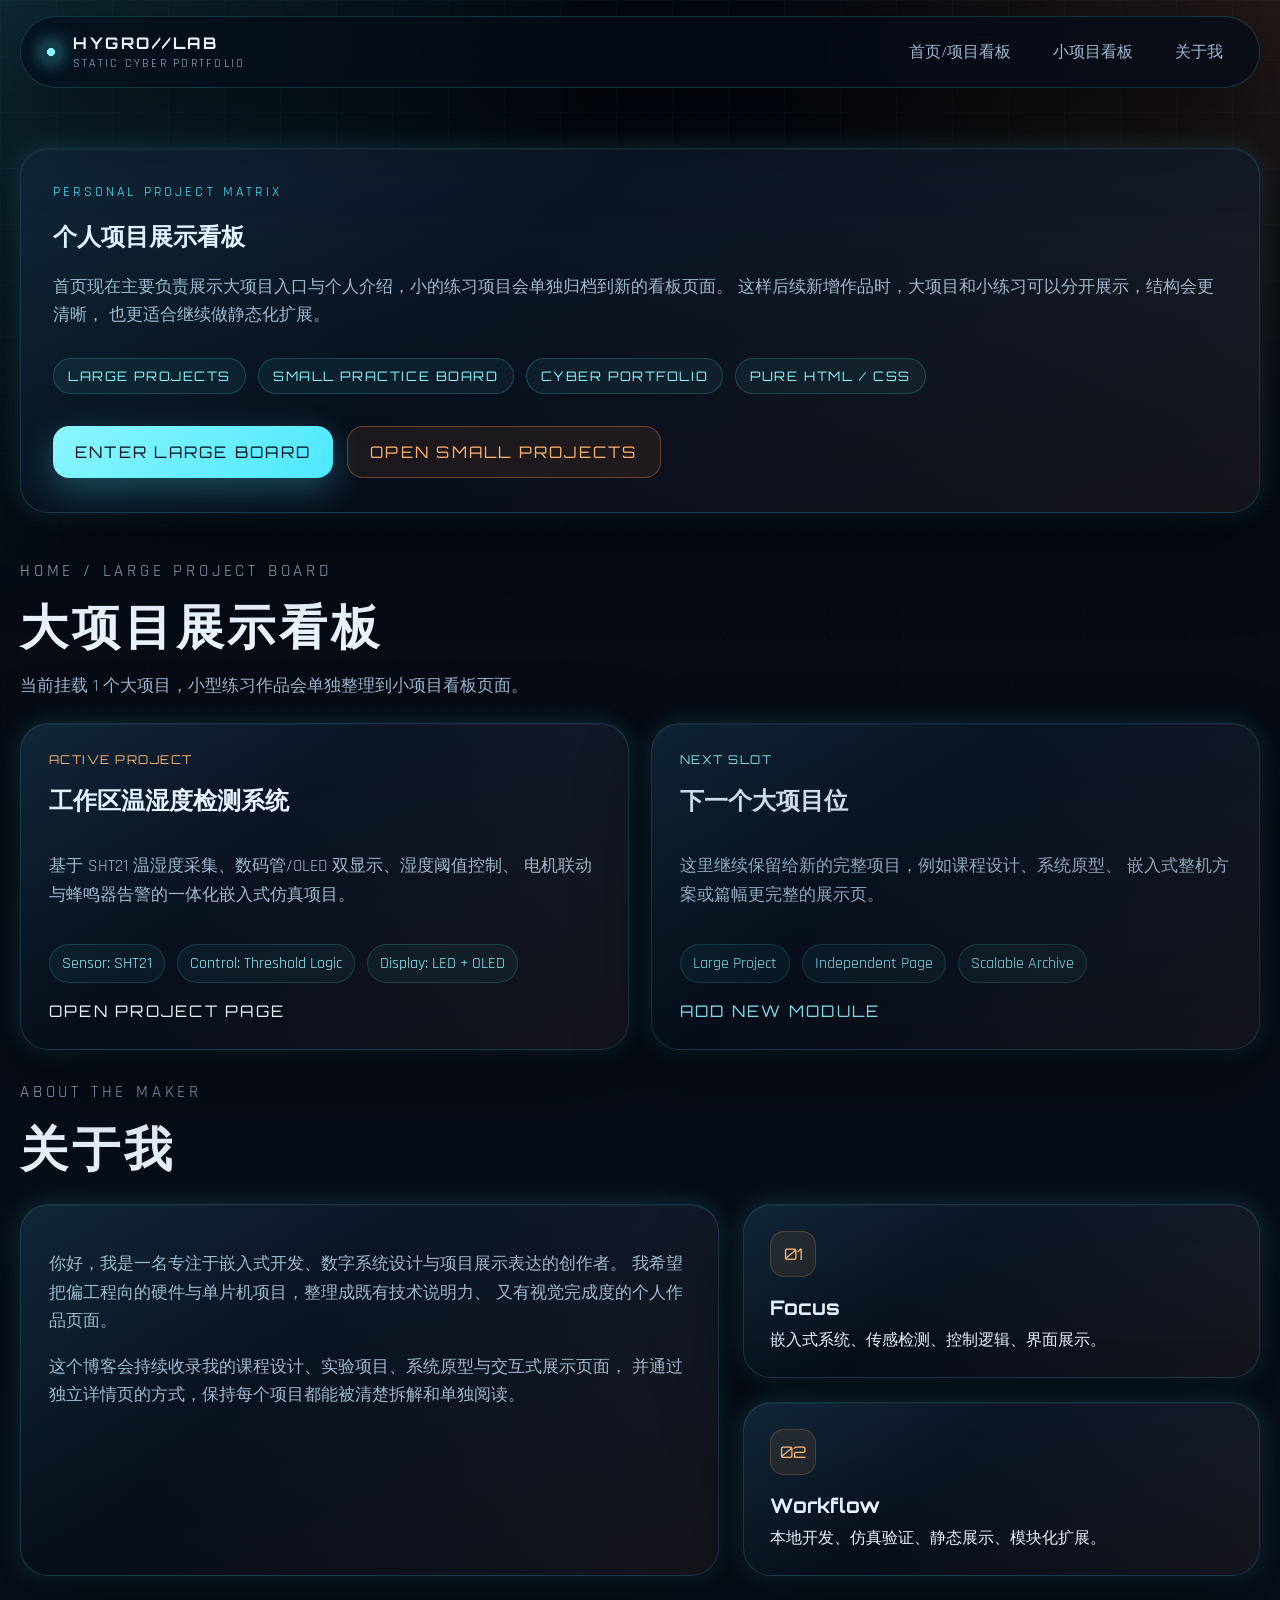
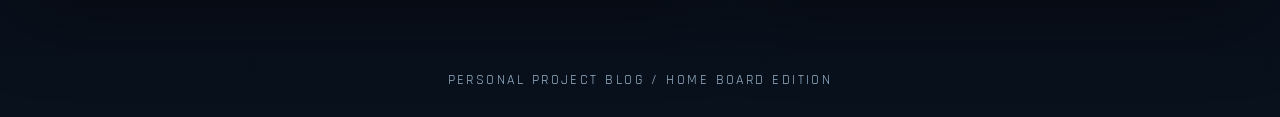
<file: index.html>
<!DOCTYPE html>
<html lang="zh-CN">
<head>
    <meta charset="UTF-8">
    <meta name="viewport" content="width=device-width, initial-scale=1.0">
    <meta name="description" content="个人项目博客首页，展示项目看板与个人介绍">
    <title>Personal Project Blog | Home</title>
    <link rel="preconnect" href="https://fonts.googleapis.com">
    <link rel="preconnect" href="https://fonts.gstatic.com" crossorigin>
    <link href="https://fonts.googleapis.com/css2?family=Orbitron:wght@500;700;800&family=Rajdhani:wght@400;500;600;700&display=swap" rel="stylesheet">
    <link rel="stylesheet" href="style.css">
</head>
<body>
    <div class="page-noise"></div>
    <div class="page-grid"></div>

    <header class="site-header">
        <a class="brand" href="index.html#home">
            <span class="brand-mark"></span>
            <span class="brand-text">
                <strong>HYGRO//LAB</strong>
                <small>Static Cyber Portfolio</small>
            </span>
        </a>

        <nav class="site-nav" aria-label="主导航">
            <a href="index.html#home">首页/项目看板</a>
            <a href="small-projects.html#small-projects-board">小项目看板</a>
            <a href="index.html#about">关于我</a>
        </nav>
    </header>

    <main>
        <section class="home-hero section-shell" id="home">
            <div class="panel home-hero-panel">
                <p class="eyebrow">PERSONAL PROJECT MATRIX</p>
                <h1>个人项目展示看板</h1>
                <p class="hero-text">
                    首页现在主要负责展示大项目入口与个人介绍，小的练习项目会单独归档到新的看板页面。
                    这样后续新增作品时，大项目和小练习可以分开展示，结构会更清晰，
                    也更适合继续做静态化扩展。
                </p>

                <div class="hero-tags">
                    <span>Large Projects</span>
                    <span>Small Practice Board</span>
                    <span>Cyber Portfolio</span>
                    <span>Pure HTML / CSS</span>
                </div>

                <div class="hero-actions">
                    <a class="primary-link" href="#large-projects">ENTER LARGE BOARD</a>
                    <a class="secondary-link" href="small-projects.html#small-projects-board">OPEN SMALL PROJECTS</a>
                </div>
            </div>
        </section>

        <section class="section-shell board-section" id="large-projects">
            <div class="section-heading">
                <p class="eyebrow">HOME / LARGE PROJECT BOARD</p>
                <h2>大项目展示看板</h2>
                <p>当前挂载 1 个大项目，小型练习作品会单独整理到小项目看板页面。</p>
            </div>

            <div class="project-board multi-board">
                <a class="project-card" href="project-workspace-climate.html">
                    <span class="card-badge">ACTIVE PROJECT</span>
                    <h3>工作区温湿度检测系统</h3>
                    <p>
                        基于 SHT21 温湿度采集、数码管/OLED 双显示、湿度阈值控制、
                        电机联动与蜂鸣器告警的一体化嵌入式仿真项目。
                    </p>

                    <ul class="card-meta">
                        <li>Sensor: SHT21</li>
                        <li>Control: Threshold Logic</li>
                        <li>Display: LED + OLED</li>
                    </ul>

                    <span class="card-link">OPEN PROJECT PAGE</span>
                </a>

                <article class="project-card project-card-placeholder">
                    <span class="card-badge">NEXT SLOT</span>
                    <h3>下一个大项目位</h3>
                    <p>
                        这里继续保留给新的完整项目，例如课程设计、系统原型、
                        嵌入式整机方案或篇幅更完整的展示页。
                    </p>

                    <ul class="card-meta">
                        <li>Large Project</li>
                        <li>Independent Page</li>
                        <li>Scalable Archive</li>
                    </ul>

                    <span class="card-link">ADD NEW MODULE</span>
                </article>
            </div>
        </section>

        <section class="section-shell" id="about">
            <div class="section-heading">
                <p class="eyebrow">ABOUT THE MAKER</p>
                <h2>关于我</h2>
            </div>

            <div class="about-layout">
                <article class="about-card panel">
                    <p>
                        你好，我是一名专注于嵌入式开发、数字系统设计与项目展示表达的创作者。
                        我希望把偏工程向的硬件与单片机项目，整理成既有技术说明力、
                        又有视觉完成度的个人作品页面。
                    </p>
                    <p>
                        这个博客会持续收录我的课程设计、实验项目、系统原型与交互式展示页面，
                        并通过独立详情页的方式，保持每个项目都能被清楚拆解和单独阅读。
                    </p>
                </article>

                <div class="about-side-grid">
                    <article class="panel mini-info-card">
                        <span class="architecture-id">01</span>
                        <h3>Focus</h3>
                        <p>嵌入式系统、传感检测、控制逻辑、界面展示。</p>
                    </article>

                    <article class="panel mini-info-card">
                        <span class="architecture-id">02</span>
                        <h3>Workflow</h3>
                        <p>本地开发、仿真验证、静态展示、模块化扩展。</p>
                    </article>
                </div>
            </div>
        </section>
    </main>

    <footer class="site-footer">
        <p>PERSONAL PROJECT BLOG / HOME BOARD EDITION</p>
    </footer>
</body>
</html>
</file>
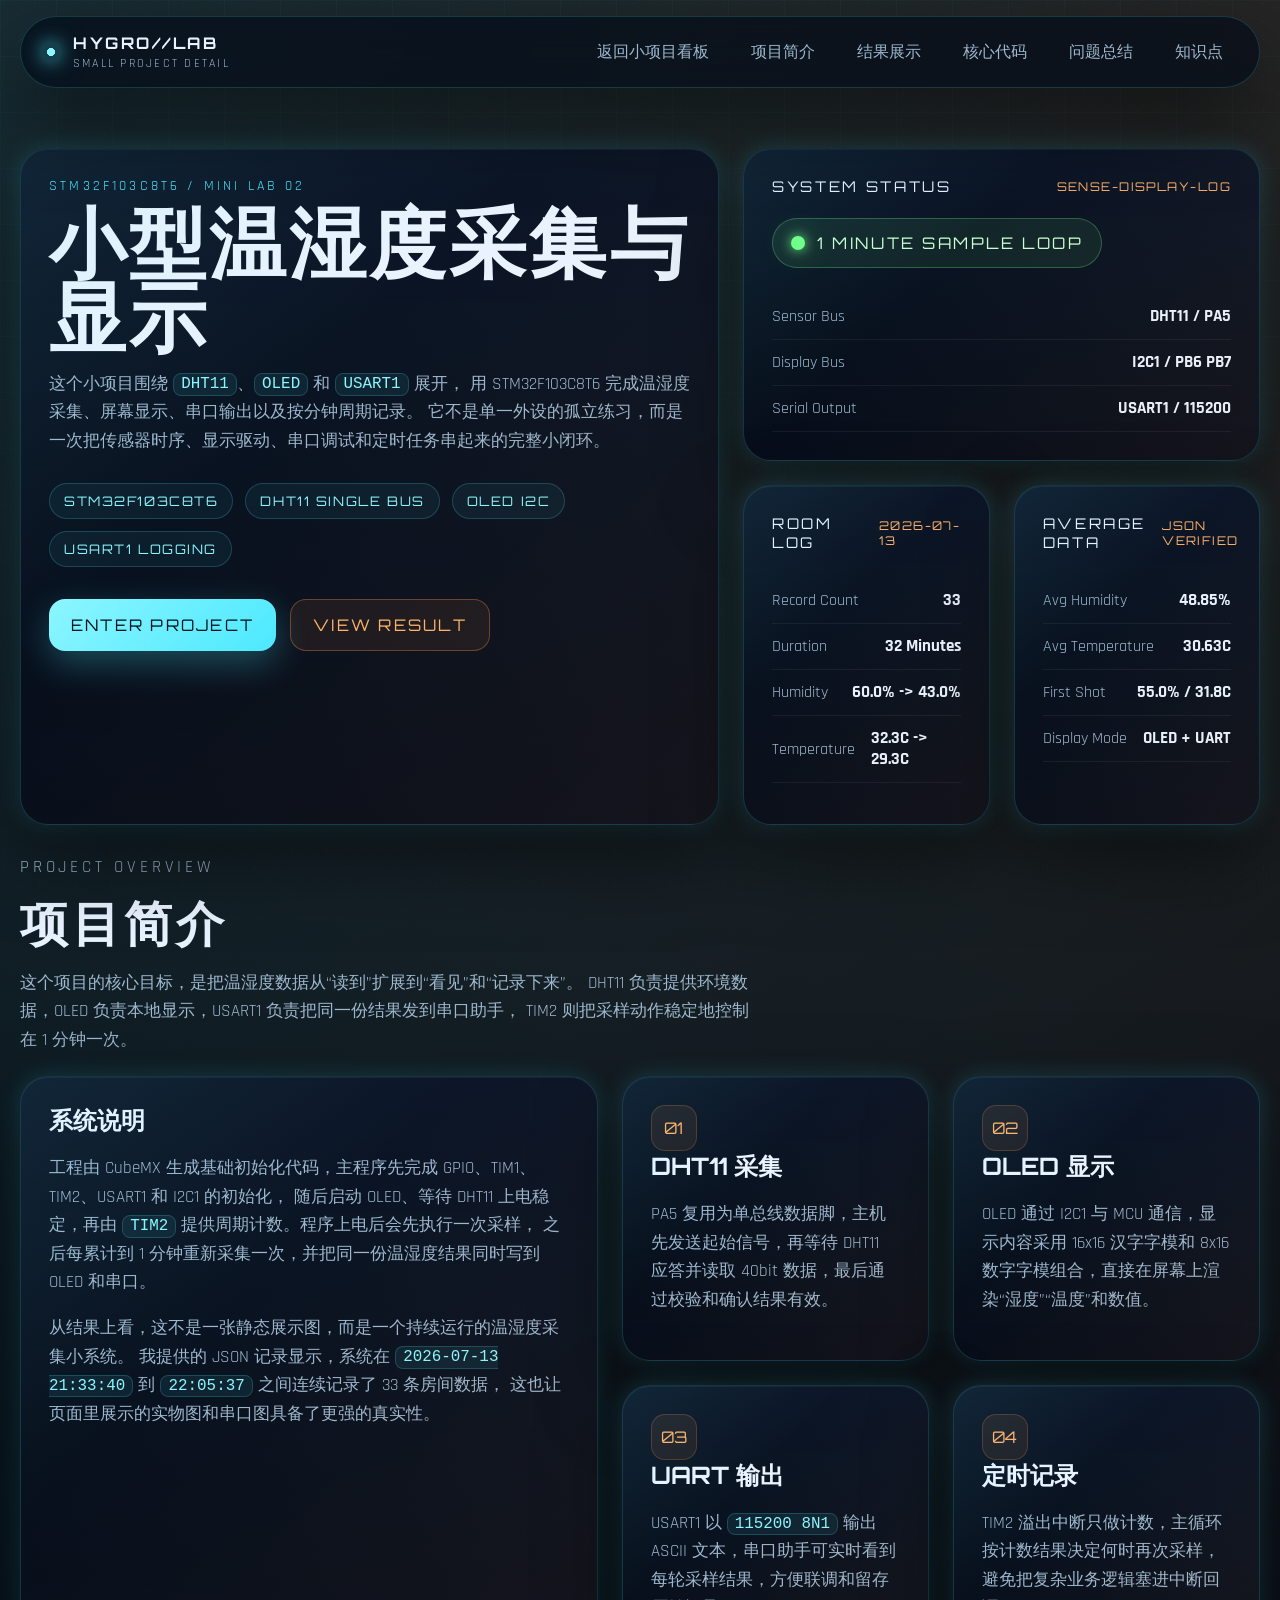
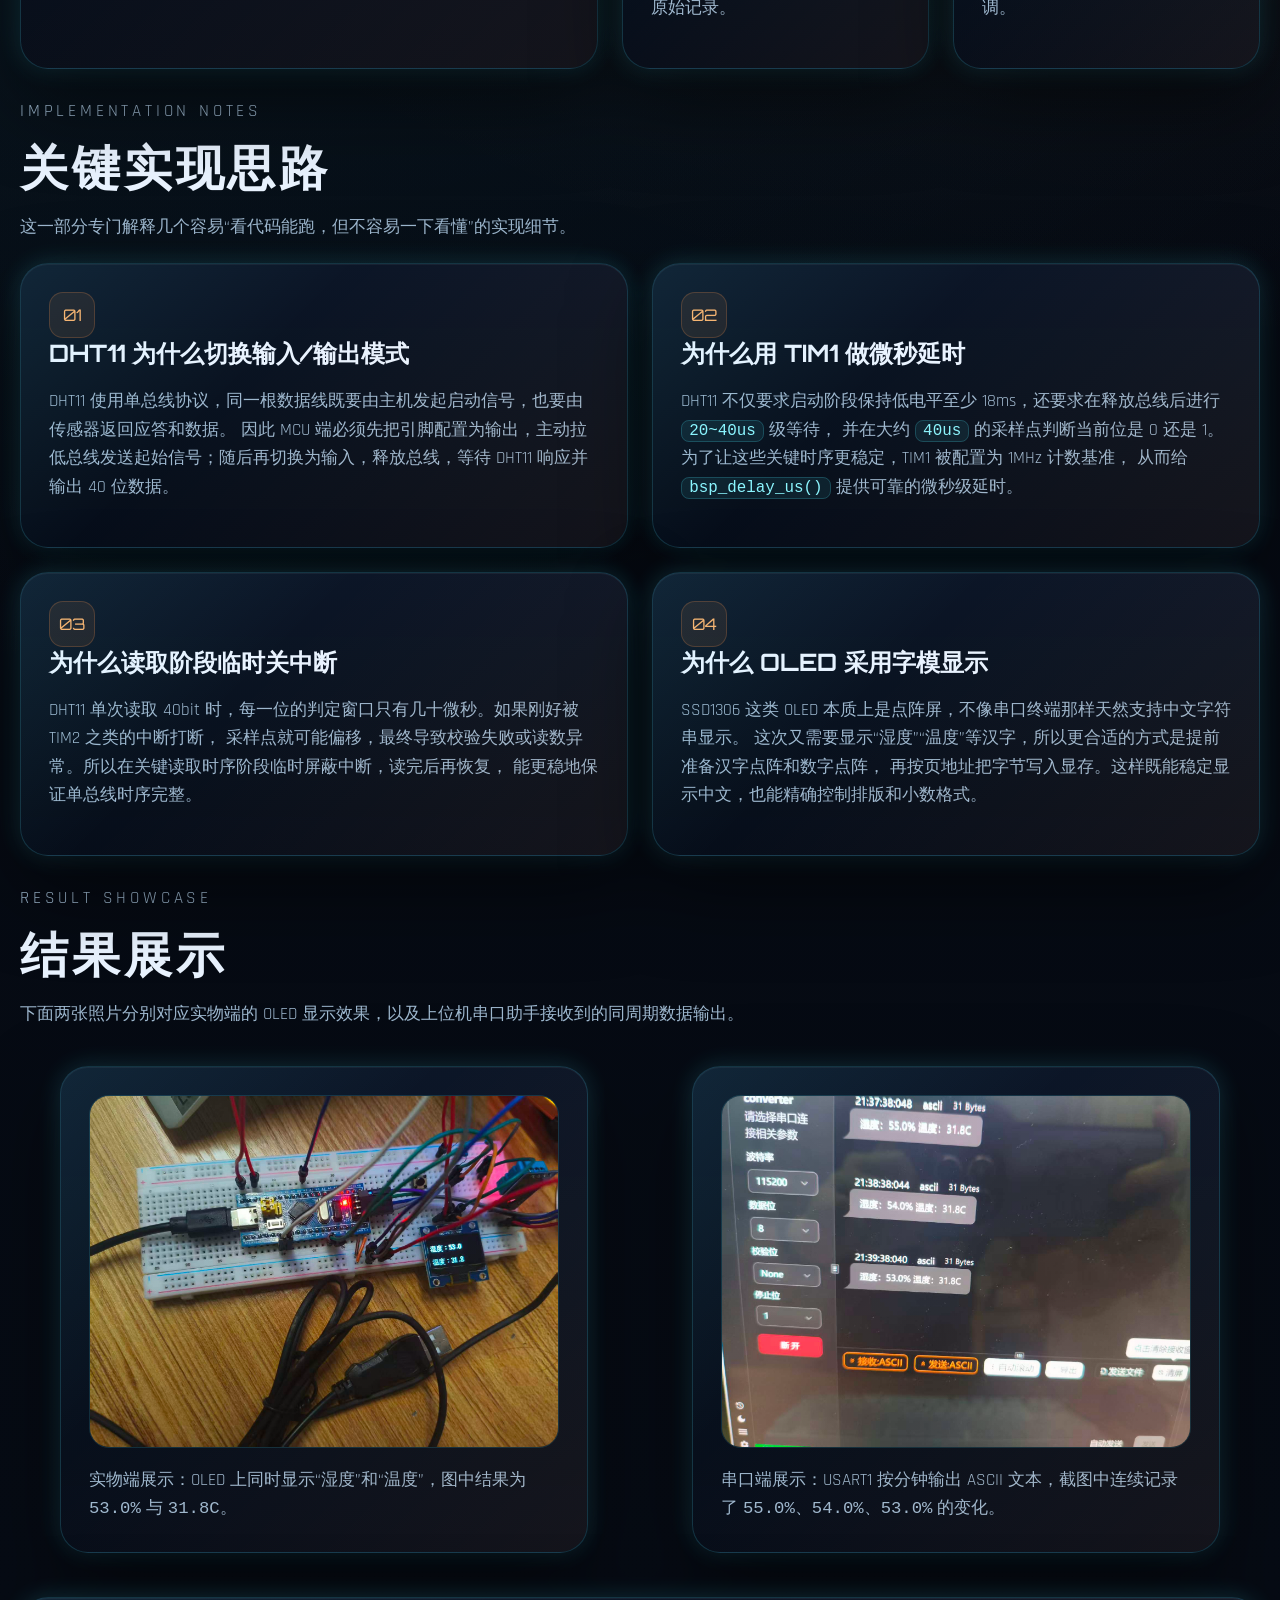
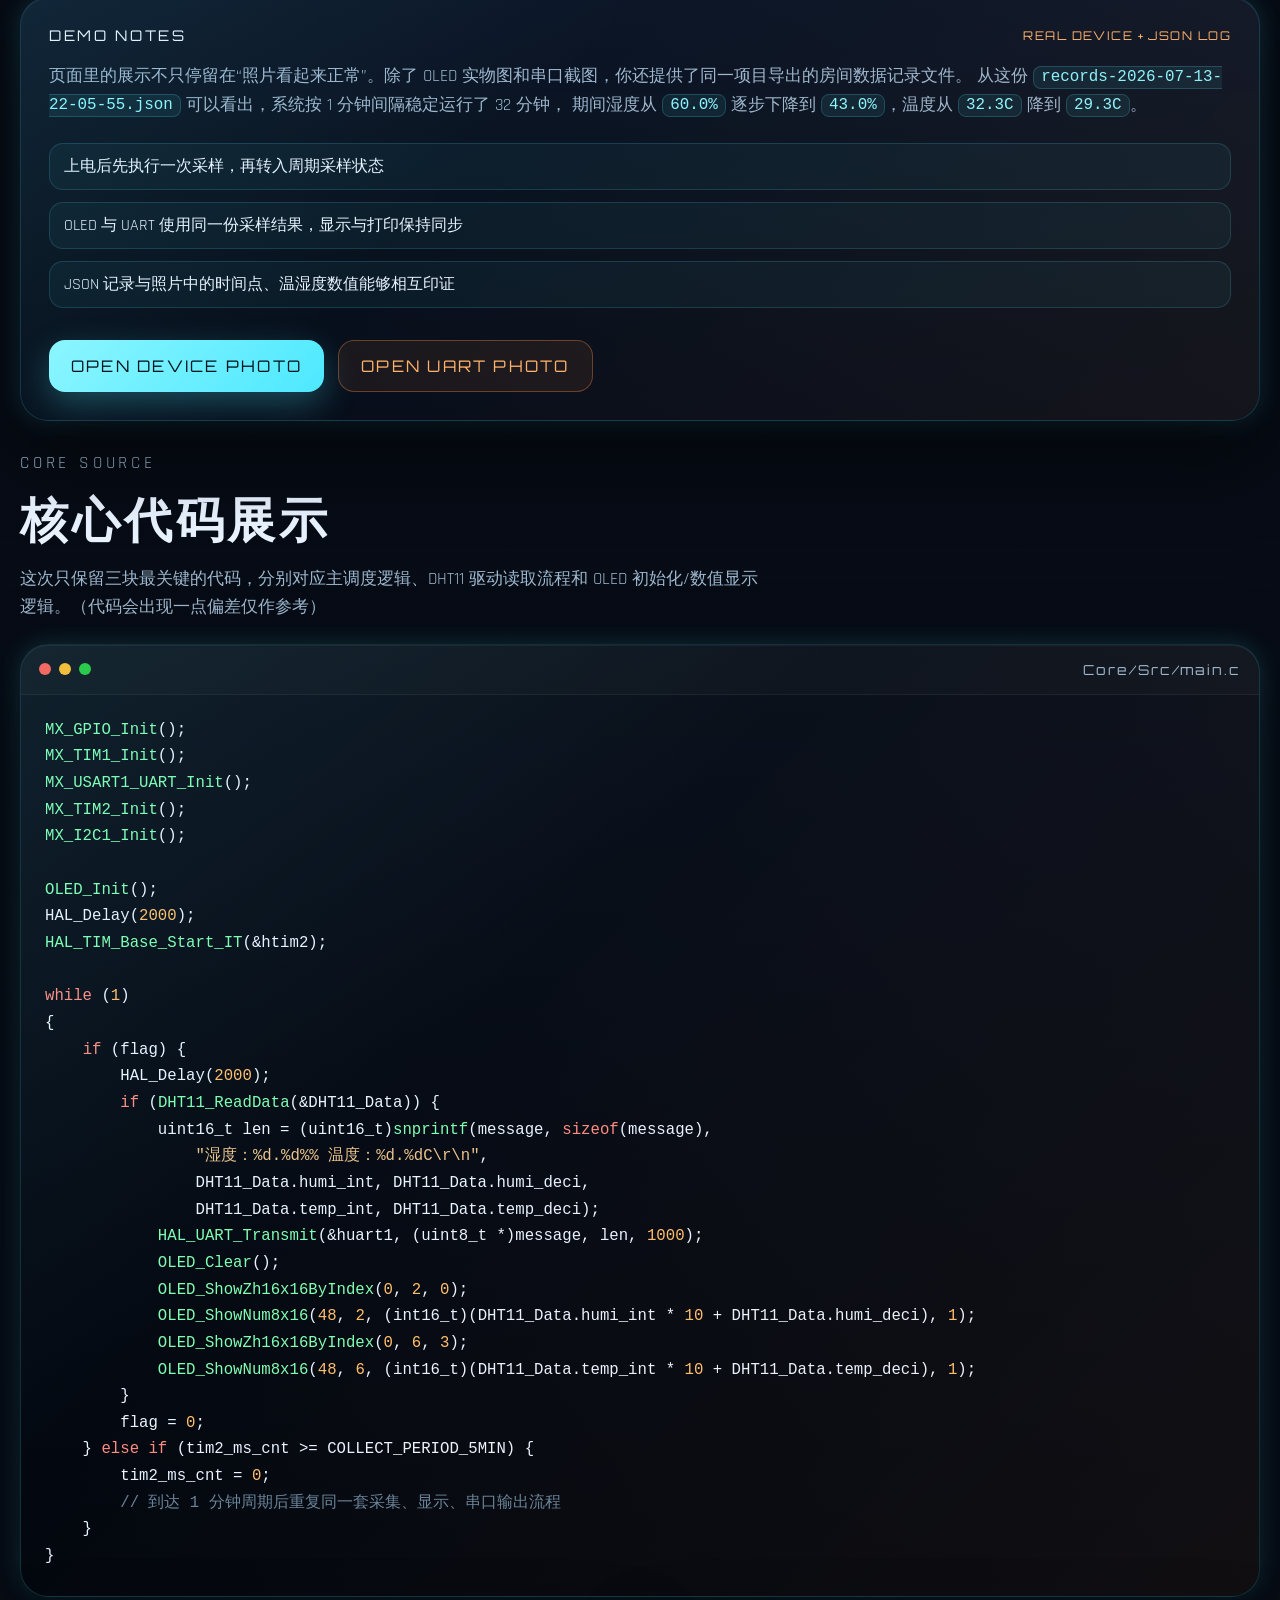
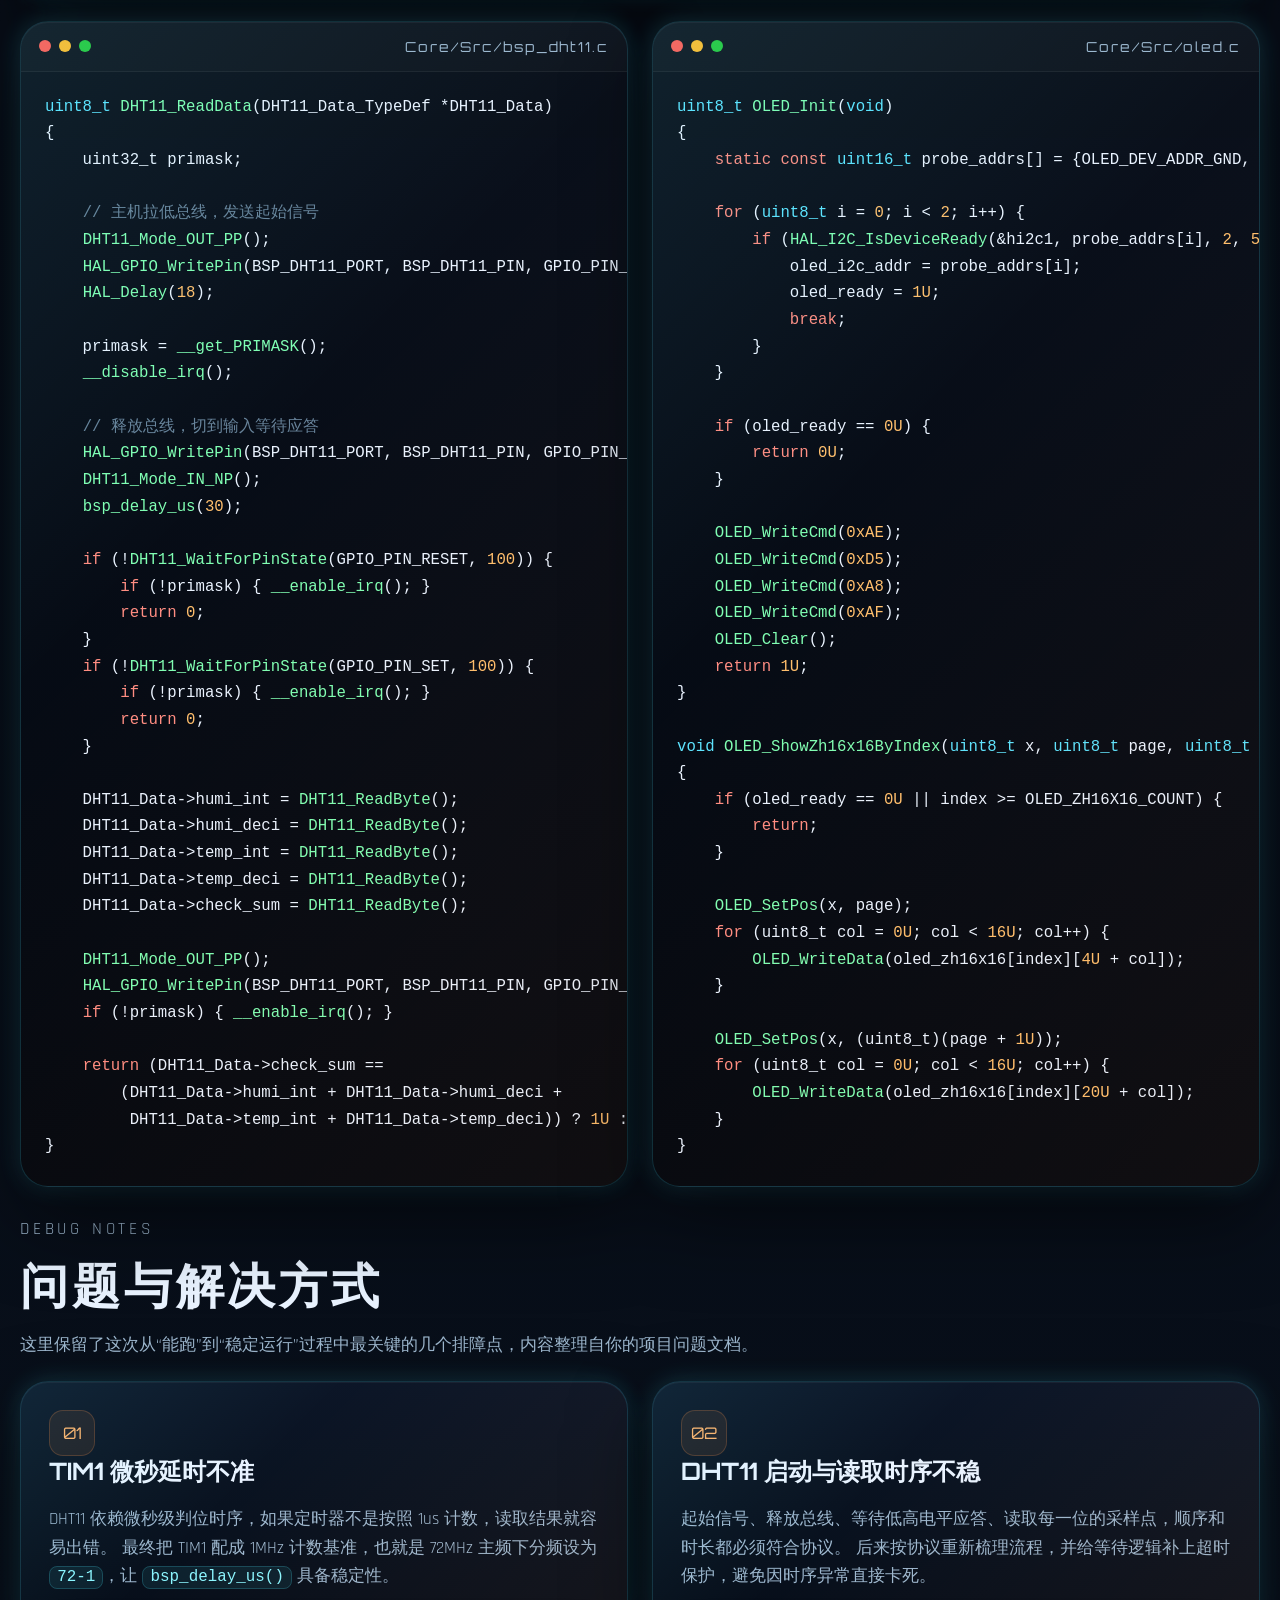
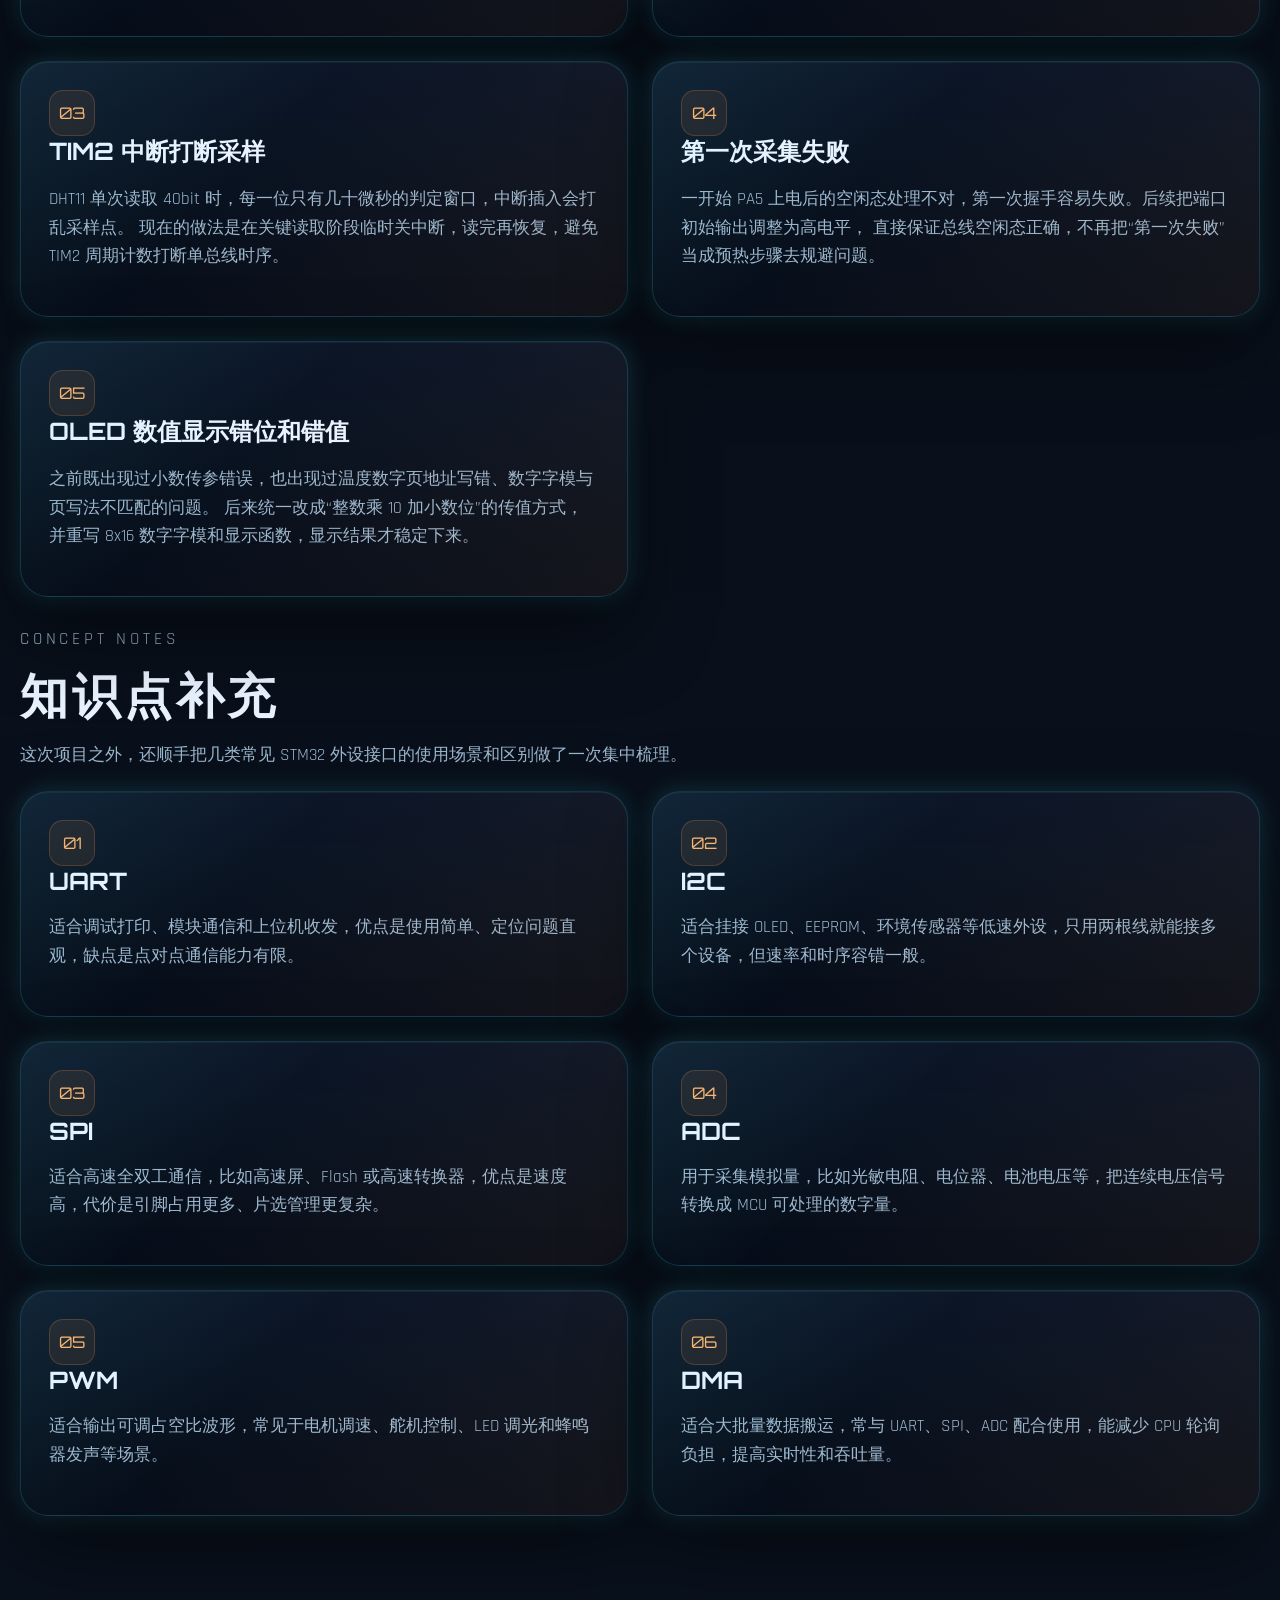
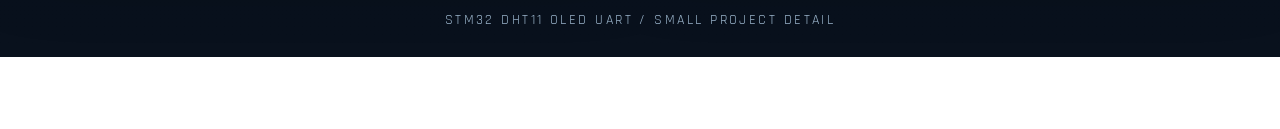
<file: project-stm32f103-dht11-oled-uart.html>
<!DOCTYPE html>
<html lang="zh-CN">
<head>
    <meta charset="UTF-8">
    <meta name="viewport" content="width=device-width, initial-scale=1.0">
    <meta name="description" content="STM32F103C8T6 小项目详情页，展示 DHT11 温湿度采集、OLED 实时显示、USART1 串口输出与定时记录。">
    <title>STM32 小型温湿度采集与显示 | Small Project Detail</title>
    <link rel="preconnect" href="https://fonts.googleapis.com">
    <link rel="preconnect" href="https://fonts.gstatic.com" crossorigin>
    <link href="https://fonts.googleapis.com/css2?family=Orbitron:wght@500;700;800&family=Rajdhani:wght@400;500;600;700&display=swap" rel="stylesheet">
    <link rel="stylesheet" href="style.css">
</head>
<body>
    <div class="page-noise"></div>
    <div class="page-grid"></div>

    <header class="site-header">
        <a class="brand" href="small-projects.html#small-projects-board">
            <span class="brand-mark"></span>
            <span class="brand-text">
                <strong>HYGRO//LAB</strong>
                <small>Small Project Detail</small>
            </span>
        </a>

        <nav class="site-nav" aria-label="小项目详情导航">
            <a href="small-projects.html#small-projects-board">返回小项目看板</a>
            <a href="#project-intro">项目简介</a>
            <a href="#simulation">结果展示</a>
            <a href="#code-showcase">核心代码</a>
            <a href="#troubleshooting">问题总结</a>
            <a href="#notes">知识点</a>
        </nav>
    </header>

    <main>
        <section class="hero section-shell" id="project-top">
            <div class="hero-copy panel">
                <p class="eyebrow">STM32F103C8T6 / MINI LAB 02</p>
                <h1>小型温湿度采集与显示</h1>
                <p class="hero-text">
                    这个小项目围绕 <code>DHT11</code>、<code>OLED</code> 和 <code>USART1</code> 展开，
                    用 STM32F103C8T6 完成温湿度采集、屏幕显示、串口输出以及按分钟周期记录。
                    它不是单一外设的孤立练习，而是一次把传感器时序、显示驱动、串口调试和定时任务串起来的完整小闭环。
                </p>

                <div class="hero-tags">
                    <span>STM32F103C8T6</span>
                    <span>DHT11 Single Bus</span>
                    <span>OLED I2C</span>
                    <span>USART1 Logging</span>
                </div>

                <div class="hero-actions">
                    <a class="primary-link" href="#project-intro">ENTER PROJECT</a>
                    <a class="secondary-link" href="#simulation">VIEW RESULT</a>
                </div>
            </div>

            <aside class="telemetry-stack">
                <div class="panel live-panel">
                    <div class="panel-head">
                        <span class="panel-title">SYSTEM STATUS</span>
                        <span class="panel-code">SENSE-DISPLAY-LOG</span>
                    </div>

                    <div class="live-chip">
                        <span class="live-dot"></span>
                        <span>1 MINUTE SAMPLE LOOP</span>
                    </div>

                    <ul class="signal-list">
                        <li><span>Sensor Bus</span><strong>DHT11 / PA5</strong></li>
                        <li><span>Display Bus</span><strong>I2C1 / PB6 PB7</strong></li>
                        <li><span>Serial Output</span><strong>USART1 / 115200</strong></li>
                    </ul>
                </div>

                <div class="telemetry-grid">
                    <article class="panel data-panel">
                        <div class="panel-head">
                            <span class="panel-title">ROOM LOG</span>
                            <span class="panel-code">2026-07-13</span>
                        </div>

                        <ul class="signal-list">
                            <li><span>Record Count</span><strong>33</strong></li>
                            <li><span>Duration</span><strong>32 Minutes</strong></li>
                            <li><span>Humidity</span><strong>60.0% -> 43.0%</strong></li>
                            <li><span>Temperature</span><strong>32.3C -> 29.3C</strong></li>
                        </ul>
                    </article>

                    <article class="panel data-panel">
                        <div class="panel-head">
                            <span class="panel-title">AVERAGE DATA</span>
                            <span class="panel-code">JSON VERIFIED</span>
                        </div>

                        <ul class="signal-list">
                            <li><span>Avg Humidity</span><strong>48.85%</strong></li>
                            <li><span>Avg Temperature</span><strong>30.63C</strong></li>
                            <li><span>First Shot</span><strong>55.0% / 31.8C</strong></li>
                            <li><span>Display Mode</span><strong>OLED + UART</strong></li>
                        </ul>
                    </article>
                </div>
            </aside>
        </section>

        <section class="section-shell" id="project-intro">
            <div class="section-heading">
                <p class="eyebrow">PROJECT OVERVIEW</p>
                <h2>项目简介</h2>
                <p>
                    这个项目的核心目标，是把温湿度数据从“读到”扩展到“看见”和“记录下来”。
                    DHT11 负责提供环境数据，OLED 负责本地显示，USART1 负责把同一份结果发到串口助手，
                    TIM2 则把采样动作稳定地控制在 1 分钟一次。
                </p>
            </div>

            <div class="intro-layout">
                <article class="panel intro-copy">
                    <h3>系统说明</h3>
                    <p>
                        工程由 CubeMX 生成基础初始化代码，主程序先完成 GPIO、TIM1、TIM2、USART1 和 I2C1 的初始化，
                        随后启动 OLED、等待 DHT11 上电稳定，再由 <code>TIM2</code> 提供周期计数。程序上电后会先执行一次采样，
                        之后每累计到 1 分钟重新采集一次，并把同一份温湿度结果同时写到 OLED 和串口。
                    </p>
                    <p>
                        从结果上看，这不是一张静态展示图，而是一个持续运行的温湿度采集小系统。
                        我提供的 JSON 记录显示，系统在 <code>2026-07-13 21:33:40</code> 到 <code>22:05:37</code> 之间连续记录了 33 条房间数据，
                        这也让页面里展示的实物图和串口图具备了更强的真实性。
                    </p>
                </article>

                <div class="architecture-grid">
                    <article class="panel architecture-card">
                        <span class="architecture-id">01</span>
                        <h3>DHT11 采集</h3>
                        <p>PA5 复用为单总线数据脚，主机先发送起始信号，再等待 DHT11 应答并读取 40bit 数据，最后通过校验和确认结果有效。</p>
                    </article>

                    <article class="panel architecture-card">
                        <span class="architecture-id">02</span>
                        <h3>OLED 显示</h3>
                        <p>OLED 通过 I2C1 与 MCU 通信，显示内容采用 16x16 汉字字模和 8x16 数字字模组合，直接在屏幕上渲染“湿度”“温度”和数值。</p>
                    </article>

                    <article class="panel architecture-card">
                        <span class="architecture-id">03</span>
                        <h3>UART 输出</h3>
                        <p>USART1 以 <code>115200 8N1</code> 输出 ASCII 文本，串口助手可实时看到每轮采样结果，方便联调和留存原始记录。</p>
                    </article>

                    <article class="panel architecture-card">
                        <span class="architecture-id">04</span>
                        <h3>定时记录</h3>
                        <p>TIM2 溢出中断只做计数，主循环按计数结果决定何时再次采样，避免把复杂业务逻辑塞进中断回调。</p>
                    </article>
                </div>
            </div>
        </section>

        <section class="section-shell" id="implementation">
            <div class="section-heading">
                <p class="eyebrow">IMPLEMENTATION NOTES</p>
                <h2>关键实现思路</h2>
                <p>这一部分专门解释几个容易“看代码能跑，但不容易一下看懂”的实现细节。</p>
            </div>

            <div class="architecture-grid">
                <article class="panel architecture-card">
                    <span class="architecture-id">01</span>
                    <h3>DHT11 为什么切换输入/输出模式</h3>
                    <p>
                        DHT11 使用单总线协议，同一根数据线既要由主机发起启动信号，也要由传感器返回应答和数据。
                        因此 MCU 端必须先把引脚配置为输出，主动拉低总线发送起始信号；随后再切换为输入，释放总线，等待 DHT11 响应并输出 40 位数据。
                    </p>
                </article>

                <article class="panel architecture-card">
                    <span class="architecture-id">02</span>
                    <h3>为什么用 TIM1 做微秒延时</h3>
                    <p>
                        DHT11 不仅要求启动阶段保持低电平至少 18ms，还要求在释放总线后进行 <code>20~40us</code> 级等待，
                        并在大约 <code>40us</code> 的采样点判断当前位是 0 还是 1。为了让这些关键时序更稳定，TIM1 被配置为 1MHz 计数基准，
                        从而给 <code>bsp_delay_us()</code> 提供可靠的微秒级延时。
                    </p>
                </article>

                <article class="panel architecture-card">
                    <span class="architecture-id">03</span>
                    <h3>为什么读取阶段临时关中断</h3>
                    <p>
                        DHT11 单次读取 40bit 时，每一位的判定窗口只有几十微秒。如果刚好被 TIM2 之类的中断打断，
                        采样点就可能偏移，最终导致校验失败或读数异常。所以在关键读取时序阶段临时屏蔽中断，读完后再恢复，
                        能更稳地保证单总线时序完整。
                    </p>
                </article>

                <article class="panel architecture-card">
                    <span class="architecture-id">04</span>
                    <h3>为什么 OLED 采用字模显示</h3>
                    <p>
                        SSD1306 这类 OLED 本质上是点阵屏，不像串口终端那样天然支持中文字符串显示。
                        这次又需要显示“湿度”“温度”等汉字，所以更合适的方式是提前准备汉字点阵和数字点阵，
                        再按页地址把字节写入显存。这样既能稳定显示中文，也能精确控制排版和小数格式。
                    </p>
                </article>
            </div>
        </section>

        <section class="section-shell" id="simulation">
            <div class="section-heading">
                <p class="eyebrow">RESULT SHOWCASE</p>
                <h2>结果展示</h2>
                <p>下面两张照片分别对应实物端的 OLED 显示效果，以及上位机串口助手接收到的同周期数据输出。</p>
            </div>

            <div class="architecture-grid">
                <figure class="panel simulation-frame">
                    <img src="assets/oled+uart+dht11-01.jpg" alt="STM32 温湿度采集实物图，OLED 显示湿度 53.0 和温度 31.8">
                    <figcaption>实物端展示：OLED 上同时显示“湿度”和“温度”，图中结果为 <code>53.0%</code> 与 <code>31.8C</code>。</figcaption>
                </figure>

                <figure class="panel simulation-frame">
                    <img src="assets/oled+uart+dht11-02.jpg" alt="串口助手接收到 STM32 周期输出的温湿度文本记录">
                    <figcaption>串口端展示：USART1 按分钟输出 ASCII 文本，截图中连续记录了 <code>55.0%</code>、<code>54.0%</code>、<code>53.0%</code> 的变化。</figcaption>
                </figure>
            </div>

            <div class="section-shell">
                <aside class="panel simulation-aside">
                    <div class="panel-head">
                        <span class="panel-title">DEMO NOTES</span>
                        <span class="panel-code">REAL DEVICE + JSON LOG</span>
                    </div>

                    <p>
                        页面里的展示不只停留在“照片看起来正常”。除了 OLED 实物图和串口截图，你还提供了同一项目导出的房间数据记录文件。
                        从这份 <code>records-2026-07-13-22-05-55.json</code> 可以看出，系统按 1 分钟间隔稳定运行了 32 分钟，
                        期间湿度从 <code>60.0%</code> 逐步下降到 <code>43.0%</code>，温度从 <code>32.3C</code> 降到 <code>29.3C</code>。
                    </p>

                    <ul class="simulation-points">
                        <li>上电后先执行一次采样，再转入周期采样状态</li>
                        <li>OLED 与 UART 使用同一份采样结果，显示与打印保持同步</li>
                        <li>JSON 记录与照片中的时间点、温湿度数值能够相互印证</li>
                    </ul>

                    <div class="hero-actions">
                        <a class="sim-button" href="assets/oled+uart+dht11-01.jpg" target="_blank" rel="noreferrer">
                            <span>OPEN DEVICE PHOTO</span>
                        </a>
                        <a class="secondary-link" href="assets/oled+uart+dht11-02.jpg" target="_blank" rel="noreferrer">OPEN UART PHOTO</a>
                    </div>
                </aside>
            </div>
        </section>

        <section class="section-shell" id="code-showcase">
            <div class="section-heading">
                <p class="eyebrow">CORE SOURCE</p>
                <h2>核心代码展示</h2>
                <p>这次只保留三块最关键的代码，分别对应主调度逻辑、DHT11 驱动读取流程和 OLED 初始化/数值显示逻辑。（代码会出现一点偏差仅作参考）</p>
            </div>

            <div class="code-grid">
                <article class="code-window wide">
                    <div class="window-bar">
                        <span class="window-dots">
                            <i></i><i></i><i></i>
                        </span>
                        <span class="window-title">Core/Src/main.c</span>
                    </div>
                    <pre><code><span class="token function">MX_GPIO_Init</span>();
<span class="token function">MX_TIM1_Init</span>();
<span class="token function">MX_USART1_UART_Init</span>();
<span class="token function">MX_TIM2_Init</span>();
<span class="token function">MX_I2C1_Init</span>();

<span class="token function">OLED_Init</span>();
HAL_Delay(<span class="token number">2000</span>);
<span class="token function">HAL_TIM_Base_Start_IT</span>(&amp;htim2);

<span class="token keyword">while</span> (<span class="token number">1</span>)
{
    <span class="token keyword">if</span> (flag) {
        HAL_Delay(<span class="token number">2000</span>);
        <span class="token keyword">if</span> (<span class="token function">DHT11_ReadData</span>(&amp;DHT11_Data)) {
            uint16_t len = (uint16_t)<span class="token function">snprintf</span>(message, <span class="token keyword">sizeof</span>(message),
                <span class="token string">"湿度：%d.%d%% 温度：%d.%dC\r\n"</span>,
                DHT11_Data.humi_int, DHT11_Data.humi_deci,
                DHT11_Data.temp_int, DHT11_Data.temp_deci);
            <span class="token function">HAL_UART_Transmit</span>(&amp;huart1, (uint8_t *)message, len, <span class="token number">1000</span>);
            <span class="token function">OLED_Clear</span>();
            <span class="token function">OLED_ShowZh16x16ByIndex</span>(<span class="token number">0</span>, <span class="token number">2</span>, <span class="token number">0</span>);
            <span class="token function">OLED_ShowNum8x16</span>(<span class="token number">48</span>, <span class="token number">2</span>, (int16_t)(DHT11_Data.humi_int * <span class="token number">10</span> + DHT11_Data.humi_deci), <span class="token number">1</span>);
            <span class="token function">OLED_ShowZh16x16ByIndex</span>(<span class="token number">0</span>, <span class="token number">6</span>, <span class="token number">3</span>);
            <span class="token function">OLED_ShowNum8x16</span>(<span class="token number">48</span>, <span class="token number">6</span>, (int16_t)(DHT11_Data.temp_int * <span class="token number">10</span> + DHT11_Data.temp_deci), <span class="token number">1</span>);
        }
        flag = <span class="token number">0</span>;
    } <span class="token keyword">else</span> <span class="token keyword">if</span> (tim2_ms_cnt &gt;= COLLECT_PERIOD_5MIN) {
        tim2_ms_cnt = <span class="token number">0</span>;
        <span class="token comment">// 到达 1 分钟周期后重复同一套采集、显示、串口输出流程</span>
    }
}</code></pre>
                </article>

                <article class="code-window">
                    <div class="window-bar">
                        <span class="window-dots">
                            <i></i><i></i><i></i>
                        </span>
                        <span class="window-title">Core/Src/bsp_dht11.c</span>
                    </div>
                    <pre><code><span class="token type">uint8_t</span> <span class="token function">DHT11_ReadData</span>(DHT11_Data_TypeDef *DHT11_Data)
{
    uint32_t primask;

    <span class="token comment">// 主机拉低总线，发送起始信号</span>
    <span class="token function">DHT11_Mode_OUT_PP</span>();
    <span class="token function">HAL_GPIO_WritePin</span>(BSP_DHT11_PORT, BSP_DHT11_PIN, GPIO_PIN_RESET);
    <span class="token function">HAL_Delay</span>(<span class="token number">18</span>);

    primask = <span class="token function">__get_PRIMASK</span>();
    <span class="token function">__disable_irq</span>();

    <span class="token comment">// 释放总线，切到输入等待应答</span>
    <span class="token function">HAL_GPIO_WritePin</span>(BSP_DHT11_PORT, BSP_DHT11_PIN, GPIO_PIN_SET);
    <span class="token function">DHT11_Mode_IN_NP</span>();
    <span class="token function">bsp_delay_us</span>(<span class="token number">30</span>);

    <span class="token keyword">if</span> (!<span class="token function">DHT11_WaitForPinState</span>(GPIO_PIN_RESET, <span class="token number">100</span>)) {
        <span class="token keyword">if</span> (!primask) { <span class="token function">__enable_irq</span>(); }
        <span class="token keyword">return</span> <span class="token number">0</span>;
    }
    <span class="token keyword">if</span> (!<span class="token function">DHT11_WaitForPinState</span>(GPIO_PIN_SET, <span class="token number">100</span>)) {
        <span class="token keyword">if</span> (!primask) { <span class="token function">__enable_irq</span>(); }
        <span class="token keyword">return</span> <span class="token number">0</span>;
    }

    DHT11_Data-&gt;humi_int = <span class="token function">DHT11_ReadByte</span>();
    DHT11_Data-&gt;humi_deci = <span class="token function">DHT11_ReadByte</span>();
    DHT11_Data-&gt;temp_int = <span class="token function">DHT11_ReadByte</span>();
    DHT11_Data-&gt;temp_deci = <span class="token function">DHT11_ReadByte</span>();
    DHT11_Data-&gt;check_sum = <span class="token function">DHT11_ReadByte</span>();

    <span class="token function">DHT11_Mode_OUT_PP</span>();
    <span class="token function">HAL_GPIO_WritePin</span>(BSP_DHT11_PORT, BSP_DHT11_PIN, GPIO_PIN_SET);
    <span class="token keyword">if</span> (!primask) { <span class="token function">__enable_irq</span>(); }

    <span class="token keyword">return</span> (DHT11_Data-&gt;check_sum ==
        (DHT11_Data-&gt;humi_int + DHT11_Data-&gt;humi_deci +
         DHT11_Data-&gt;temp_int + DHT11_Data-&gt;temp_deci)) ? <span class="token number">1U</span> : <span class="token number">0U</span>;
}</code></pre>
                </article>

                <article class="code-window">
                    <div class="window-bar">
                        <span class="window-dots">
                            <i></i><i></i><i></i>
                        </span>
                        <span class="window-title">Core/Src/oled.c</span>
                    </div>
                    <pre><code><span class="token type">uint8_t</span> <span class="token function">OLED_Init</span>(<span class="token type">void</span>)
{
    <span class="token keyword">static const</span> <span class="token type">uint16_t</span> probe_addrs[] = {OLED_DEV_ADDR_GND, OLED_DEV_ADDR_VCC};

    <span class="token keyword">for</span> (<span class="token type">uint8_t</span> i = <span class="token number">0</span>; i &lt; <span class="token number">2</span>; i++) {
        <span class="token keyword">if</span> (<span class="token function">HAL_I2C_IsDeviceReady</span>(&amp;hi2c1, probe_addrs[i], <span class="token number">2</span>, <span class="token number">50</span>) == HAL_OK) {
            oled_i2c_addr = probe_addrs[i];
            oled_ready = <span class="token number">1U</span>;
            <span class="token keyword">break</span>;
        }
    }

    <span class="token keyword">if</span> (oled_ready == <span class="token number">0U</span>) {
        <span class="token keyword">return</span> <span class="token number">0U</span>;
    }

    <span class="token function">OLED_WriteCmd</span>(<span class="token number">0xAE</span>);
    <span class="token function">OLED_WriteCmd</span>(<span class="token number">0xD5</span>);
    <span class="token function">OLED_WriteCmd</span>(<span class="token number">0xA8</span>);
    <span class="token function">OLED_WriteCmd</span>(<span class="token number">0xAF</span>);
    <span class="token function">OLED_Clear</span>();
    <span class="token keyword">return</span> <span class="token number">1U</span>;
}

<span class="token type">void</span> <span class="token function">OLED_ShowZh16x16ByIndex</span>(<span class="token type">uint8_t</span> x, <span class="token type">uint8_t</span> page, <span class="token type">uint8_t</span> index)
{
    <span class="token keyword">if</span> (oled_ready == <span class="token number">0U</span> || index &gt;= OLED_ZH16X16_COUNT) {
        <span class="token keyword">return</span>;
    }

    <span class="token function">OLED_SetPos</span>(x, page);
    <span class="token keyword">for</span> (uint8_t col = <span class="token number">0U</span>; col &lt; <span class="token number">16U</span>; col++) {
        <span class="token function">OLED_WriteData</span>(oled_zh16x16[index][<span class="token number">4U</span> + col]);
    }

    <span class="token function">OLED_SetPos</span>(x, (uint8_t)(page + <span class="token number">1U</span>));
    <span class="token keyword">for</span> (uint8_t col = <span class="token number">0U</span>; col &lt; <span class="token number">16U</span>; col++) {
        <span class="token function">OLED_WriteData</span>(oled_zh16x16[index][<span class="token number">20U</span> + col]);
    }
}</code></pre>
                </article>
            </div>
        </section>

        <section class="section-shell" id="troubleshooting">
            <div class="section-heading">
                <p class="eyebrow">DEBUG NOTES</p>
                <h2>问题与解决方式</h2>
                <p>这里保留了这次从“能跑”到“稳定运行”过程中最关键的几个排障点，内容整理自你的项目问题文档。</p>
            </div>

            <div class="architecture-grid">
                <article class="panel architecture-card">
                    <span class="architecture-id">01</span>
                    <h3>TIM1 微秒延时不准</h3>
                    <p>
                        DHT11 依赖微秒级判位时序，如果定时器不是按照 1us 计数，读取结果就容易出错。
                        最终把 TIM1 配成 1MHz 计数基准，也就是 72MHz 主频下分频设为 <code>72-1</code>，让 <code>bsp_delay_us()</code> 具备稳定性。
                    </p>
                </article>

                <article class="panel architecture-card">
                    <span class="architecture-id">02</span>
                    <h3>DHT11 启动与读取时序不稳</h3>
                    <p>
                        起始信号、释放总线、等待低高电平应答、读取每一位的采样点，顺序和时长都必须符合协议。
                        后来按协议重新梳理流程，并给等待逻辑补上超时保护，避免因时序异常直接卡死。
                    </p>
                </article>

                <article class="panel architecture-card">
                    <span class="architecture-id">03</span>
                    <h3>TIM2 中断打断采样</h3>
                    <p>
                        DHT11 单次读取 40bit 时，每一位只有几十微秒的判定窗口，中断插入会打乱采样点。
                        现在的做法是在关键读取阶段临时关中断，读完再恢复，避免 TIM2 周期计数打断单总线时序。
                    </p>
                </article>

                <article class="panel architecture-card">
                    <span class="architecture-id">04</span>
                    <h3>第一次采集失败</h3>
                    <p>
                        一开始 PA5 上电后的空闲态处理不对，第一次握手容易失败。后续把端口初始输出调整为高电平，
                        直接保证总线空闲态正确，不再把“第一次失败”当成预热步骤去规避问题。
                    </p>
                </article>

                <article class="panel architecture-card">
                    <span class="architecture-id">05</span>
                    <h3>OLED 数值显示错位和错值</h3>
                    <p>
                        之前既出现过小数传参错误，也出现过温度数字页地址写错、数字字模与页写法不匹配的问题。
                        后来统一改成“整数乘 10 加小数位”的传值方式，并重写 8x16 数字字模和显示函数，显示结果才稳定下来。
                    </p>
                </article>
            </div>
        </section>

        <section class="section-shell" id="notes">
            <div class="section-heading">
                <p class="eyebrow">CONCEPT NOTES</p>
                <h2>知识点补充</h2>
                <p>这次项目之外，还顺手把几类常见 STM32 外设接口的使用场景和区别做了一次集中梳理。</p>
            </div>

            <div class="architecture-grid">
                <article class="panel architecture-card">
                    <span class="architecture-id">01</span>
                    <h3>UART</h3>
                    <p>适合调试打印、模块通信和上位机收发，优点是使用简单、定位问题直观，缺点是点对点通信能力有限。</p>
                </article>

                <article class="panel architecture-card">
                    <span class="architecture-id">02</span>
                    <h3>I2C</h3>
                    <p>适合挂接 OLED、EEPROM、环境传感器等低速外设，只用两根线就能接多个设备，但速率和时序容错一般。</p>
                </article>

                <article class="panel architecture-card">
                    <span class="architecture-id">03</span>
                    <h3>SPI</h3>
                    <p>适合高速全双工通信，比如高速屏、Flash 或高速转换器，优点是速度高，代价是引脚占用更多、片选管理更复杂。</p>
                </article>

                <article class="panel architecture-card">
                    <span class="architecture-id">04</span>
                    <h3>ADC</h3>
                    <p>用于采集模拟量，比如光敏电阻、电位器、电池电压等，把连续电压信号转换成 MCU 可处理的数字量。</p>
                </article>

                <article class="panel architecture-card">
                    <span class="architecture-id">05</span>
                    <h3>PWM</h3>
                    <p>适合输出可调占空比波形，常见于电机调速、舵机控制、LED 调光和蜂鸣器发声等场景。</p>
                </article>

                <article class="panel architecture-card">
                    <span class="architecture-id">06</span>
                    <h3>DMA</h3>
                    <p>适合大批量数据搬运，常与 UART、SPI、ADC 配合使用，能减少 CPU 轮询负担，提高实时性和吞吐量。</p>
                </article>
            </div>
        </section>
    </main>

    <footer class="site-footer">
        <p>STM32 DHT11 OLED UART / SMALL PROJECT DETAIL</p>
    </footer>
</body>
</html>
</file>
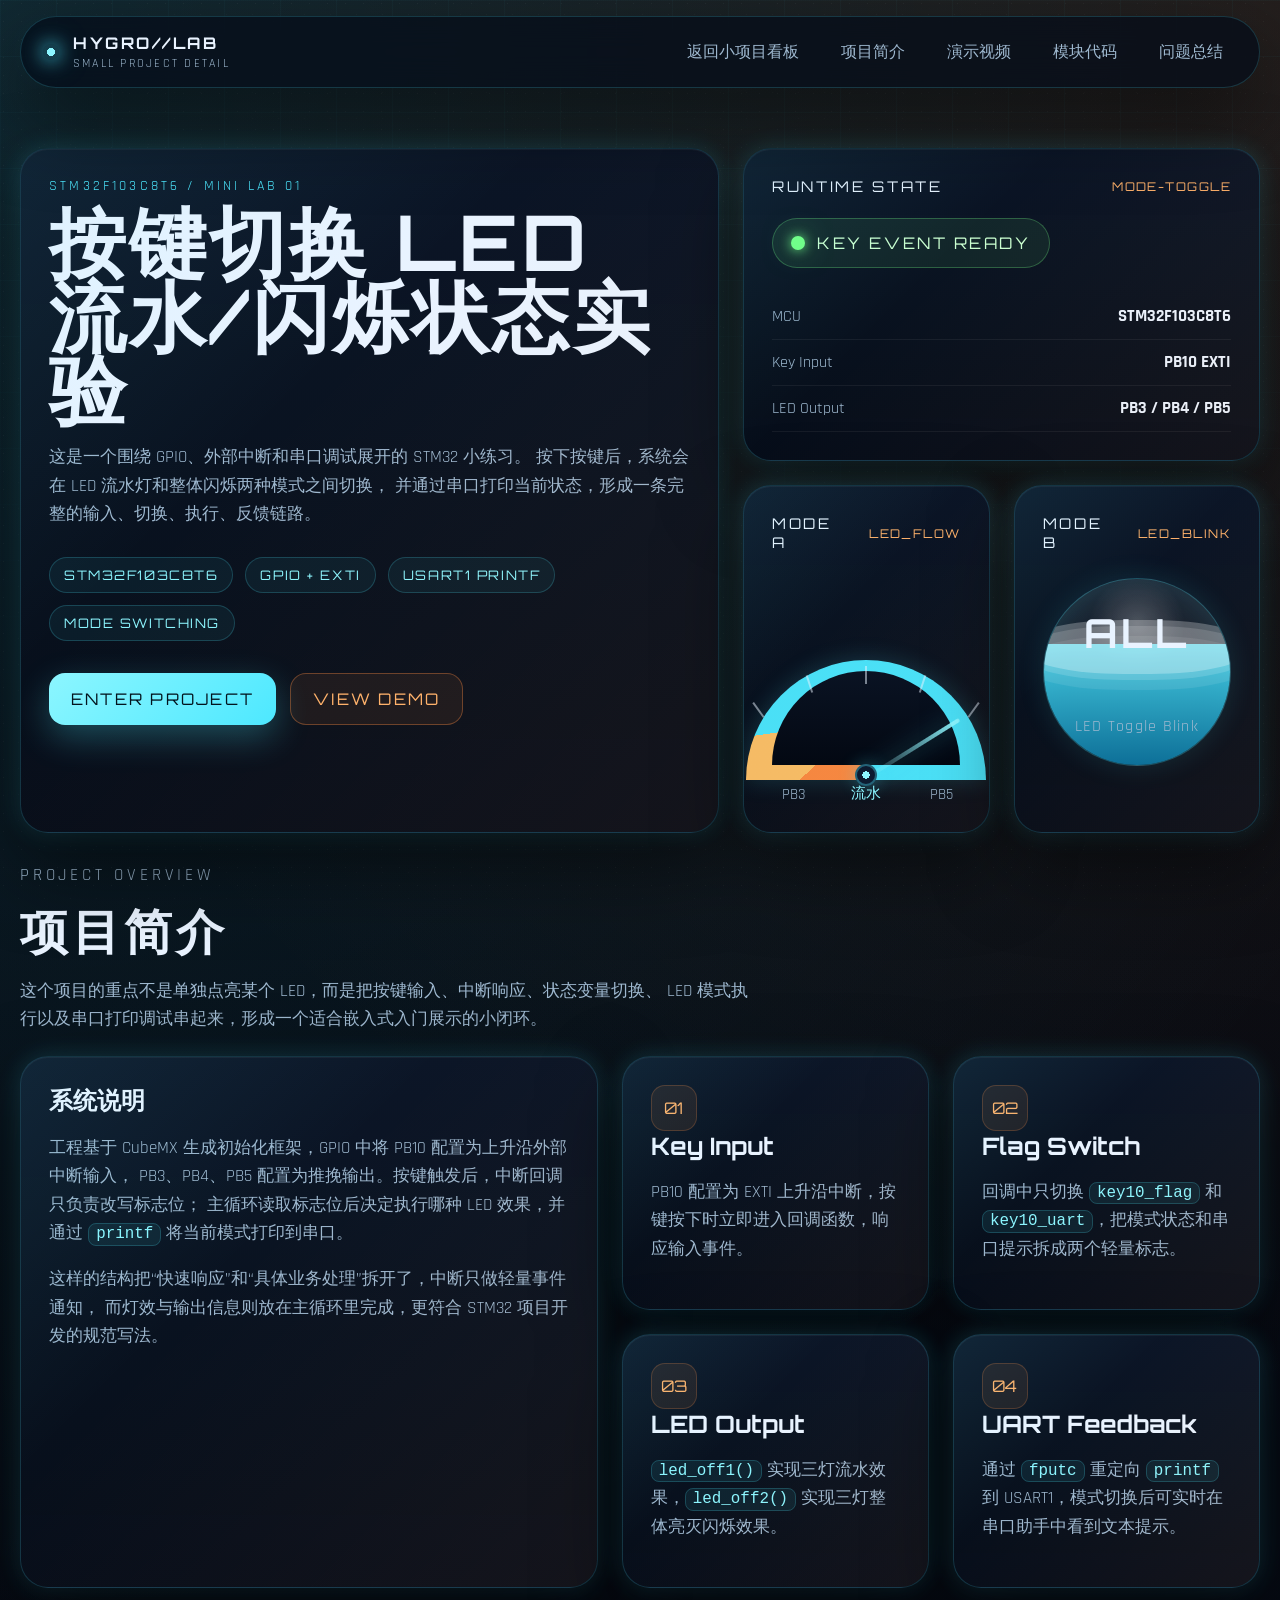
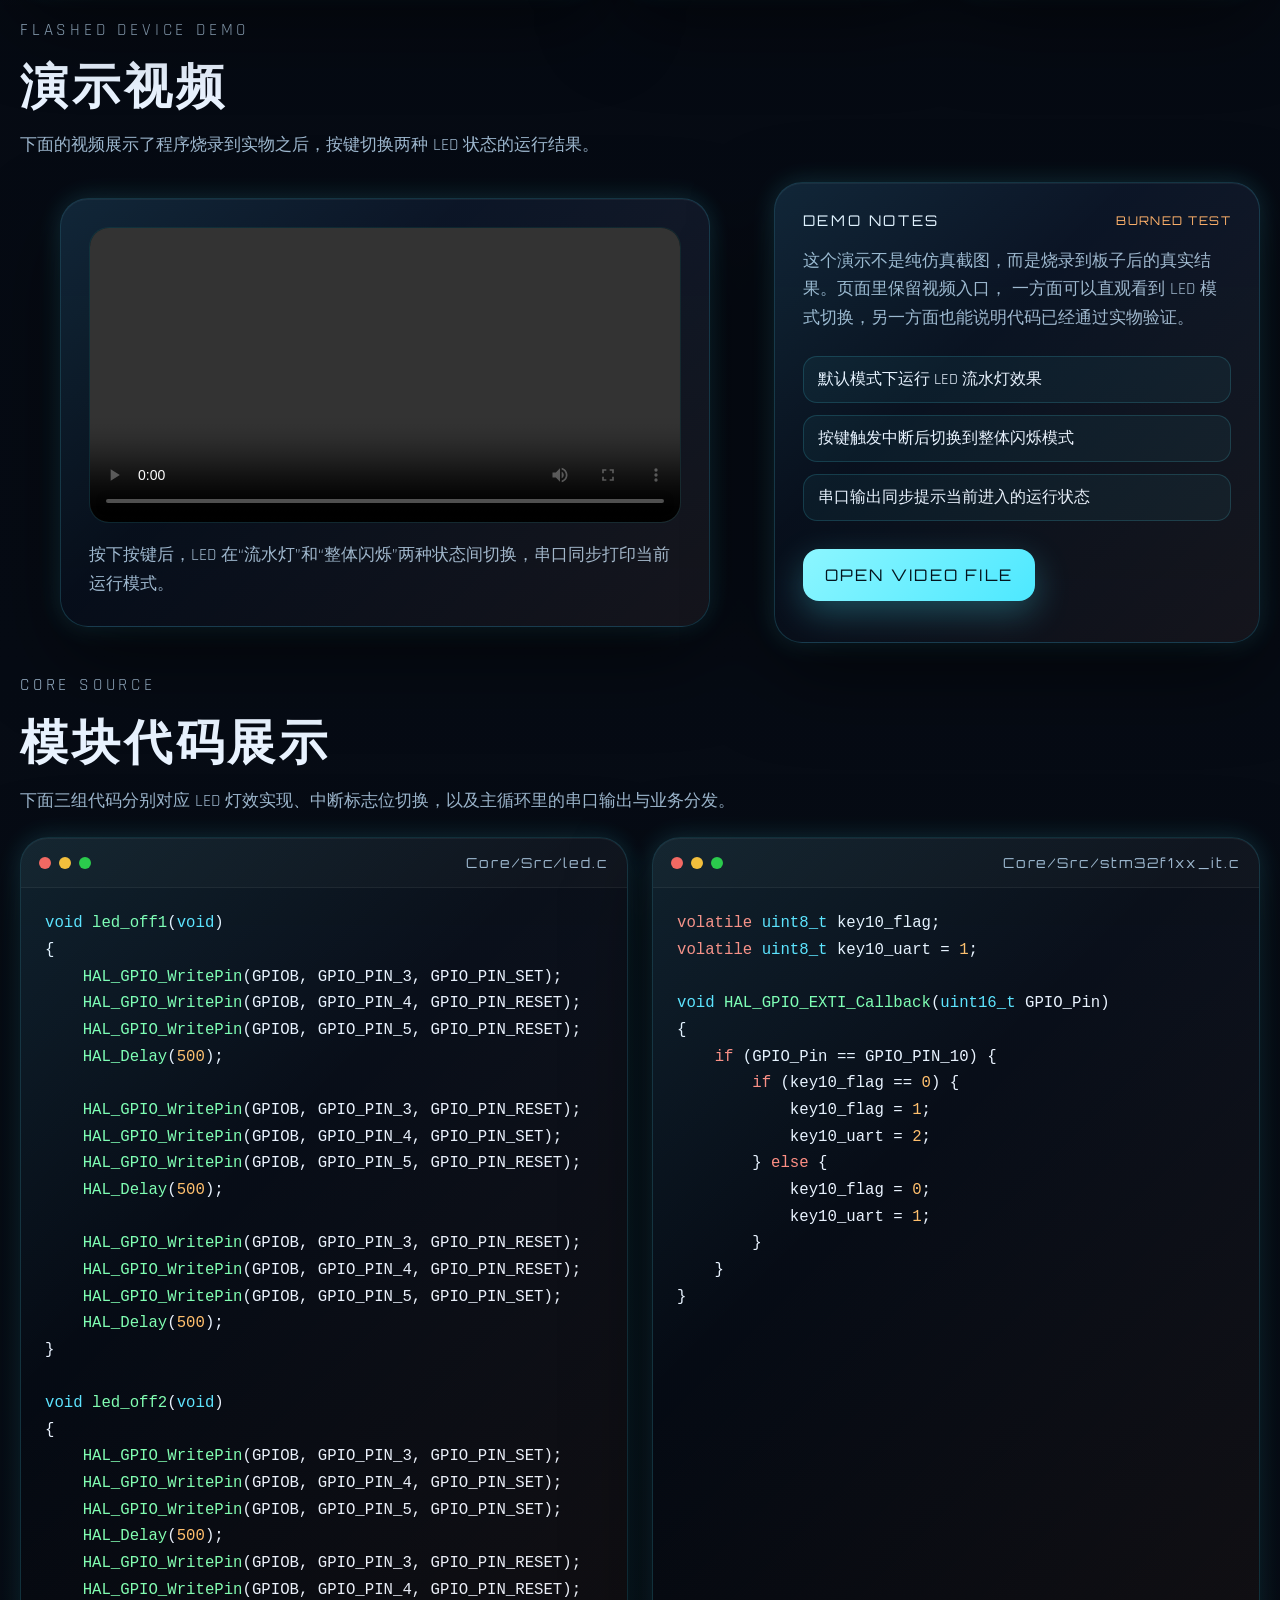
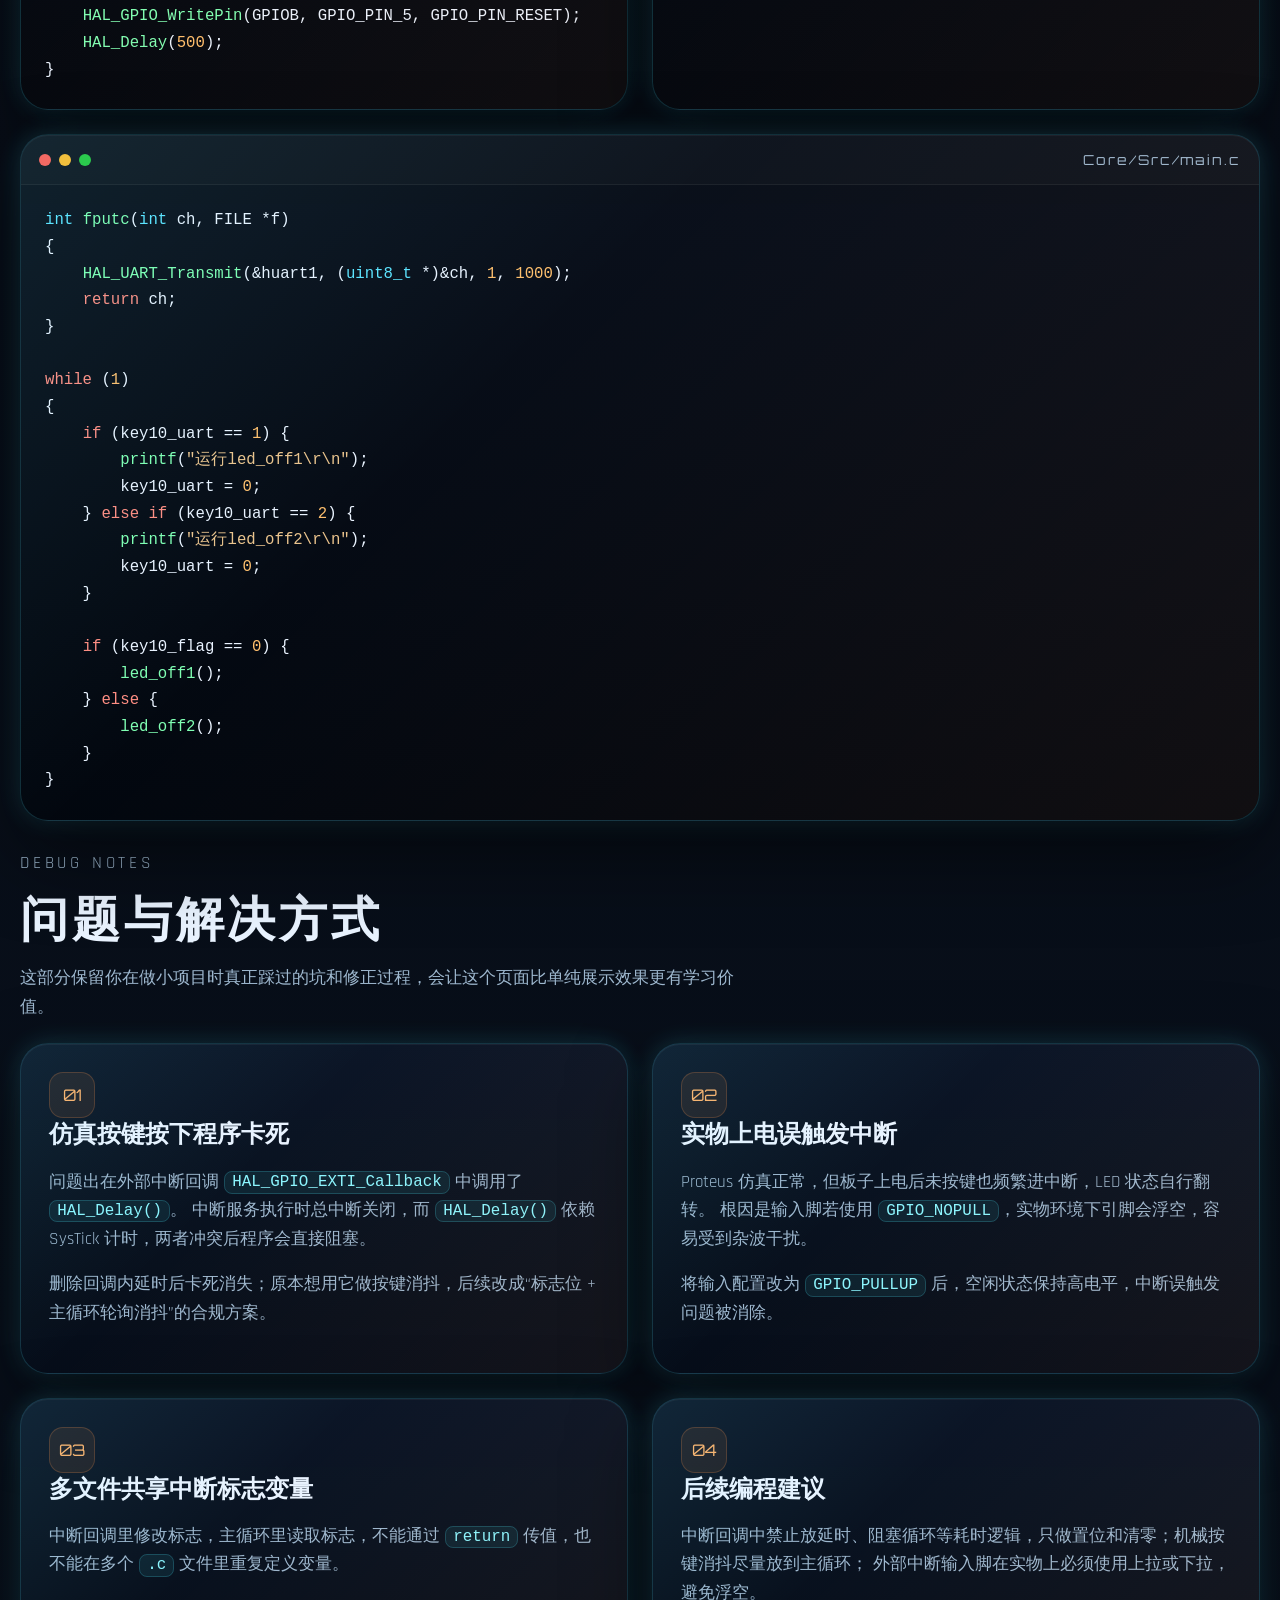
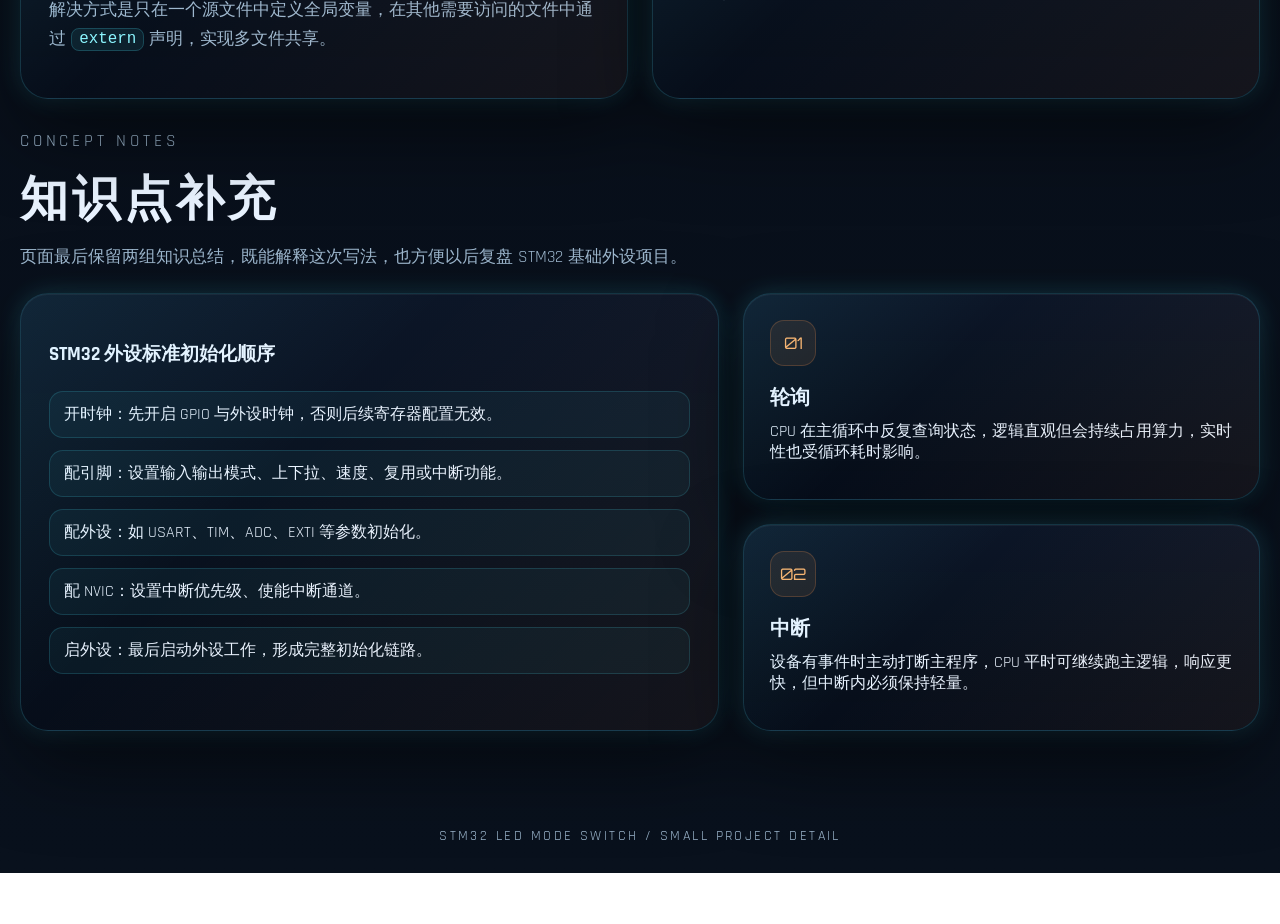
<file: project-stm32f103-led-mode-switch.html>
<!DOCTYPE html>
<html lang="zh-CN">
<head>
    <meta charset="UTF-8">
    <meta name="viewport" content="width=device-width, initial-scale=1.0">
    <meta name="description" content="STM32F103C8T6 小项目详情页，展示按键切换 LED 流水与闪烁模式、串口状态打印以及开发中的问题排查。">
    <title>STM32 LED Mode Switch | Small Project Detail</title>
    <link rel="preconnect" href="https://fonts.googleapis.com">
    <link rel="preconnect" href="https://fonts.gstatic.com" crossorigin>
    <link href="https://fonts.googleapis.com/css2?family=Orbitron:wght@500;700;800&family=Rajdhani:wght@400;500;600;700&display=swap" rel="stylesheet">
    <link rel="stylesheet" href="style.css">
</head>
<body>
    <div class="page-noise"></div>
    <div class="page-grid"></div>

    <header class="site-header">
        <a class="brand" href="small-projects.html#small-projects-board">
            <span class="brand-mark"></span>
            <span class="brand-text">
                <strong>HYGRO//LAB</strong>
                <small>Small Project Detail</small>
            </span>
        </a>

        <nav class="site-nav" aria-label="小项目详情导航">
            <a href="small-projects.html#small-projects-board">返回小项目看板</a>
            <a href="#project-intro">项目简介</a>
            <a href="#simulation">演示视频</a>
            <a href="#code-showcase">模块代码</a>
            <a href="#troubleshooting">问题总结</a>
        </nav>
    </header>

    <main>
        <section class="hero section-shell" id="project-top">
            <div class="hero-copy panel">
                <p class="eyebrow">STM32F103C8T6 / MINI LAB 01</p>
                <h1>按键切换 LED 流水/闪烁状态实验</h1>
                <p class="hero-text">
                    这是一个围绕 GPIO、外部中断和串口调试展开的 STM32 小练习。
                    按下按键后，系统会在 LED 流水灯和整体闪烁两种模式之间切换，
                    并通过串口打印当前状态，形成一条完整的输入、切换、执行、反馈链路。
                </p>

                <div class="hero-tags">
                    <span>STM32F103C8T6</span>
                    <span>GPIO + EXTI</span>
                    <span>USART1 Printf</span>
                    <span>Mode Switching</span>
                </div>

                <div class="hero-actions">
                    <a class="primary-link" href="#project-intro">ENTER PROJECT</a>
                    <a class="secondary-link" href="#simulation">VIEW DEMO</a>
                </div>
            </div>

            <aside class="telemetry-stack">
                <div class="panel live-panel">
                    <div class="panel-head">
                        <span class="panel-title">RUNTIME STATE</span>
                        <span class="panel-code">MODE-TOGGLE</span>
                    </div>

                    <div class="live-chip">
                        <span class="live-dot"></span>
                        <span>KEY EVENT READY</span>
                    </div>

                    <ul class="signal-list">
                        <li><span>MCU</span><strong>STM32F103C8T6</strong></li>
                        <li><span>Key Input</span><strong>PB10 EXTI</strong></li>
                        <li><span>LED Output</span><strong>PB3 / PB4 / PB5</strong></li>
                    </ul>
                </div>

                <div class="telemetry-grid">
                    <article class="panel data-panel">
                        <div class="panel-head">
                            <span class="panel-title">MODE A</span>
                            <span class="panel-code">LED_FLOW</span>
                        </div>

                        <div class="gauge">
                            <div class="gauge-arc"></div>
                            <div class="gauge-cutout"></div>
                            <div class="gauge-needle"></div>
                            <div class="gauge-core"></div>

                            <div class="gauge-ticks" aria-hidden="true">
                                <span style="--tick:0"></span>
                                <span style="--tick:1"></span>
                                <span style="--tick:2"></span>
                                <span style="--tick:3"></span>
                                <span style="--tick:4"></span>
                                <span style="--tick:5"></span>
                                <span style="--tick:6"></span>
                                <span style="--tick:7"></span>
                                <span style="--tick:8"></span>
                                <span style="--tick:9"></span>
                                <span style="--tick:10"></span>
                            </div>

                            <div class="gauge-label gauge-left">PB3</div>
                            <div class="gauge-label gauge-center">流水</div>
                            <div class="gauge-label gauge-right">PB5</div>
                        </div>
                    </article>

                    <article class="panel data-panel">
                        <div class="panel-head">
                            <span class="panel-title">MODE B</span>
                            <span class="panel-code">LED_BLINK</span>
                        </div>

                        <div class="water-ball">
                            <div class="water-fill">
                                <span class="wave wave-a"></span>
                                <span class="wave wave-b"></span>
                                <span class="wave wave-c"></span>
                            </div>
                            <div class="water-content">
                                <strong>ALL</strong>
                                <span>LED Toggle Blink</span>
                            </div>
                        </div>
                    </article>
                </div>
            </aside>
        </section>

        <section class="section-shell" id="project-intro">
            <div class="section-heading">
                <p class="eyebrow">PROJECT OVERVIEW</p>
                <h2>项目简介</h2>
                <p>
                    这个项目的重点不是单独点亮某个 LED，而是把按键输入、中断响应、状态变量切换、
                    LED 模式执行以及串口打印调试串起来，形成一个适合嵌入式入门展示的小闭环。
                </p>
            </div>

            <div class="intro-layout">
                <article class="panel intro-copy">
                    <h3>系统说明</h3>
                    <p>
                        工程基于 CubeMX 生成初始化框架，GPIO 中将 PB10 配置为上升沿外部中断输入，
                        PB3、PB4、PB5 配置为推挽输出。按键触发后，中断回调只负责改写标志位；
                        主循环读取标志位后决定执行哪种 LED 效果，并通过 <code>printf</code> 将当前模式打印到串口。
                    </p>
                    <p>
                        这样的结构把“快速响应”和“具体业务处理”拆开了，中断只做轻量事件通知，
                        而灯效与输出信息则放在主循环里完成，更符合 STM32 项目开发的规范写法。
                    </p>
                </article>

                <div class="architecture-grid">
                    <article class="panel architecture-card">
                        <span class="architecture-id">01</span>
                        <h3>Key Input</h3>
                        <p>PB10 配置为 EXTI 上升沿中断，按键按下时立即进入回调函数，响应输入事件。</p>
                    </article>

                    <article class="panel architecture-card">
                        <span class="architecture-id">02</span>
                        <h3>Flag Switch</h3>
                        <p>回调中只切换 <code>key10_flag</code> 和 <code>key10_uart</code>，把模式状态和串口提示拆成两个轻量标志。</p>
                    </article>

                    <article class="panel architecture-card">
                        <span class="architecture-id">03</span>
                        <h3>LED Output</h3>
                        <p><code>led_off1()</code> 实现三灯流水效果，<code>led_off2()</code> 实现三灯整体亮灭闪烁效果。</p>
                    </article>

                    <article class="panel architecture-card">
                        <span class="architecture-id">04</span>
                        <h3>UART Feedback</h3>
                        <p>通过 <code>fputc</code> 重定向 <code>printf</code> 到 USART1，模式切换后可实时在串口助手中看到文本提示。</p>
                    </article>
                </div>
            </div>
        </section>

        <section class="section-shell" id="simulation">
            <div class="section-heading">
                <p class="eyebrow">FLASHED DEVICE DEMO</p>
                <h2>演示视频</h2>
                <p>下面的视频展示了程序烧录到实物之后，按键切换两种 LED 状态的运行结果。</p>
            </div>

            <div class="simulation-layout">
                <figure class="panel simulation-frame">
                    <video controls preload="metadata">
                        <source src="assets/LED blink state switching.mp4" type="video/mp4">
                        你的浏览器暂不支持视频播放，请直接打开视频文件查看。
                    </video>
                    <figcaption>按下按键后，LED 在“流水灯”和“整体闪烁”两种状态间切换，串口同步打印当前运行模式。</figcaption>
                </figure>

                <aside class="panel simulation-aside">
                    <div class="panel-head">
                        <span class="panel-title">DEMO NOTES</span>
                        <span class="panel-code">BURNED TEST</span>
                    </div>

                    <p>
                        这个演示不是纯仿真截图，而是烧录到板子后的真实结果。页面里保留视频入口，
                        一方面可以直观看到 LED 模式切换，另一方面也能说明代码已经通过实物验证。
                    </p>

                    <ul class="simulation-points">
                        <li>默认模式下运行 LED 流水灯效果</li>
                        <li>按键触发中断后切换到整体闪烁模式</li>
                        <li>串口输出同步提示当前进入的运行状态</li>
                    </ul>

                    <a class="sim-button" href="assets/LED blink state switching.mp4" target="_blank" rel="noreferrer">
                        <span>OPEN VIDEO FILE</span>
                    </a>
                </aside>
            </div>
        </section>

        <section class="section-shell" id="code-showcase">
            <div class="section-heading">
                <p class="eyebrow">CORE SOURCE</p>
                <h2>模块代码展示</h2>
                <p>下面三组代码分别对应 LED 灯效实现、中断标志位切换，以及主循环里的串口输出与业务分发。</p>
            </div>

            <div class="code-grid">
                <article class="code-window">
                    <div class="window-bar">
                        <span class="window-dots">
                            <i></i><i></i><i></i>
                        </span>
                        <span class="window-title">Core/Src/led.c</span>
                    </div>
                    <pre><code><span class="token type">void</span> <span class="token function">led_off1</span>(<span class="token type">void</span>)
{
    <span class="token function">HAL_GPIO_WritePin</span>(GPIOB, GPIO_PIN_3, GPIO_PIN_SET);
    <span class="token function">HAL_GPIO_WritePin</span>(GPIOB, GPIO_PIN_4, GPIO_PIN_RESET);
    <span class="token function">HAL_GPIO_WritePin</span>(GPIOB, GPIO_PIN_5, GPIO_PIN_RESET);
    <span class="token function">HAL_Delay</span>(<span class="token number">500</span>);

    <span class="token function">HAL_GPIO_WritePin</span>(GPIOB, GPIO_PIN_3, GPIO_PIN_RESET);
    <span class="token function">HAL_GPIO_WritePin</span>(GPIOB, GPIO_PIN_4, GPIO_PIN_SET);
    <span class="token function">HAL_GPIO_WritePin</span>(GPIOB, GPIO_PIN_5, GPIO_PIN_RESET);
    <span class="token function">HAL_Delay</span>(<span class="token number">500</span>);

    <span class="token function">HAL_GPIO_WritePin</span>(GPIOB, GPIO_PIN_3, GPIO_PIN_RESET);
    <span class="token function">HAL_GPIO_WritePin</span>(GPIOB, GPIO_PIN_4, GPIO_PIN_RESET);
    <span class="token function">HAL_GPIO_WritePin</span>(GPIOB, GPIO_PIN_5, GPIO_PIN_SET);
    <span class="token function">HAL_Delay</span>(<span class="token number">500</span>);
}

<span class="token type">void</span> <span class="token function">led_off2</span>(<span class="token type">void</span>)
{
    <span class="token function">HAL_GPIO_WritePin</span>(GPIOB, GPIO_PIN_3, GPIO_PIN_SET);
    <span class="token function">HAL_GPIO_WritePin</span>(GPIOB, GPIO_PIN_4, GPIO_PIN_SET);
    <span class="token function">HAL_GPIO_WritePin</span>(GPIOB, GPIO_PIN_5, GPIO_PIN_SET);
    <span class="token function">HAL_Delay</span>(<span class="token number">500</span>);
    <span class="token function">HAL_GPIO_WritePin</span>(GPIOB, GPIO_PIN_3, GPIO_PIN_RESET);
    <span class="token function">HAL_GPIO_WritePin</span>(GPIOB, GPIO_PIN_4, GPIO_PIN_RESET);
    <span class="token function">HAL_GPIO_WritePin</span>(GPIOB, GPIO_PIN_5, GPIO_PIN_RESET);
    <span class="token function">HAL_Delay</span>(<span class="token number">500</span>);
}</code></pre>
                </article>

                <article class="code-window">
                    <div class="window-bar">
                        <span class="window-dots">
                            <i></i><i></i><i></i>
                        </span>
                        <span class="window-title">Core/Src/stm32f1xx_it.c</span>
                    </div>
                    <pre><code><span class="token keyword">volatile</span> <span class="token type">uint8_t</span> key10_flag;
<span class="token keyword">volatile</span> <span class="token type">uint8_t</span> key10_uart = <span class="token number">1</span>;

<span class="token type">void</span> <span class="token function">HAL_GPIO_EXTI_Callback</span>(<span class="token type">uint16_t</span> GPIO_Pin)
{
    <span class="token keyword">if</span> (GPIO_Pin == GPIO_PIN_10) {
        <span class="token keyword">if</span> (key10_flag == <span class="token number">0</span>) {
            key10_flag = <span class="token number">1</span>;
            key10_uart = <span class="token number">2</span>;
        } <span class="token keyword">else</span> {
            key10_flag = <span class="token number">0</span>;
            key10_uart = <span class="token number">1</span>;
        }
    }
}</code></pre>
                </article>

                <article class="code-window wide">
                    <div class="window-bar">
                        <span class="window-dots">
                            <i></i><i></i><i></i>
                        </span>
                        <span class="window-title">Core/Src/main.c</span>
                    </div>
                    <pre><code><span class="token type">int</span> <span class="token function">fputc</span>(<span class="token type">int</span> ch, FILE *f)
{
    <span class="token function">HAL_UART_Transmit</span>(&amp;huart1, (<span class="token type">uint8_t</span> *)&amp;ch, <span class="token number">1</span>, <span class="token number">1000</span>);
    <span class="token keyword">return</span> ch;
}

<span class="token keyword">while</span> (<span class="token number">1</span>)
{
    <span class="token keyword">if</span> (key10_uart == <span class="token number">1</span>) {
        <span class="token function">printf</span>(<span class="token string">"运行led_off1\r\n"</span>);
        key10_uart = <span class="token number">0</span>;
    } <span class="token keyword">else if</span> (key10_uart == <span class="token number">2</span>) {
        <span class="token function">printf</span>(<span class="token string">"运行led_off2\r\n"</span>);
        key10_uart = <span class="token number">0</span>;
    }

    <span class="token keyword">if</span> (key10_flag == <span class="token number">0</span>) {
        <span class="token function">led_off1</span>();
    } <span class="token keyword">else</span> {
        <span class="token function">led_off2</span>();
    }
}</code></pre>
                </article>
            </div>
        </section>

        <section class="section-shell" id="troubleshooting">
            <div class="section-heading">
                <p class="eyebrow">DEBUG NOTES</p>
                <h2>问题与解决方式</h2>
                <p>这部分保留你在做小项目时真正踩过的坑和修正过程，会让这个页面比单纯展示效果更有学习价值。</p>
            </div>

            <div class="architecture-grid">
                <article class="panel architecture-card">
                    <span class="architecture-id">01</span>
                    <h3>仿真按键按下程序卡死</h3>
                    <p>
                        问题出在外部中断回调 <code>HAL_GPIO_EXTI_Callback</code> 中调用了 <code>HAL_Delay()</code>。
                        中断服务执行时总中断关闭，而 <code>HAL_Delay()</code> 依赖 SysTick 计时，两者冲突后程序会直接阻塞。
                    </p>
                    <p>
                        删除回调内延时后卡死消失；原本想用它做按键消抖，后续改成“标志位 + 主循环轮询消抖”的合规方案。
                    </p>
                </article>

                <article class="panel architecture-card">
                    <span class="architecture-id">02</span>
                    <h3>实物上电误触发中断</h3>
                    <p>
                        Proteus 仿真正常，但板子上电后未按键也频繁进中断，LED 状态自行翻转。
                        根因是输入脚若使用 <code>GPIO_NOPULL</code>，实物环境下引脚会浮空，容易受到杂波干扰。
                    </p>
                    <p>
                        将输入配置改为 <code>GPIO_PULLUP</code> 后，空闲状态保持高电平，中断误触发问题被消除。
                    </p>
                </article>

                <article class="panel architecture-card">
                    <span class="architecture-id">03</span>
                    <h3>多文件共享中断标志变量</h3>
                    <p>
                        中断回调里修改标志，主循环里读取标志，不能通过 <code>return</code> 传值，也不能在多个 <code>.c</code> 文件里重复定义变量。
                    </p>
                    <p>
                        解决方式是只在一个源文件中定义全局变量，在其他需要访问的文件中通过 <code>extern</code> 声明，实现多文件共享。
                    </p>
                </article>

                <article class="panel architecture-card">
                    <span class="architecture-id">04</span>
                    <h3>后续编程建议</h3>
                    <p>
                        中断回调中禁止放延时、阻塞循环等耗时逻辑，只做置位和清零；机械按键消抖尽量放到主循环；
                        外部中断输入脚在实物上必须使用上拉或下拉，避免浮空。
                    </p>
                </article>
            </div>
        </section>

        <section class="section-shell" id="notes">
            <div class="section-heading">
                <p class="eyebrow">CONCEPT NOTES</p>
                <h2>知识点补充</h2>
                <p>页面最后保留两组知识总结，既能解释这次写法，也方便以后复盘 STM32 基础外设项目。</p>
            </div>

            <div class="about-layout">
                <article class="about-card panel">
                    <h3>STM32 外设标准初始化顺序</h3>
                    <ul class="simulation-points">
                        <li>开时钟：先开启 GPIO 与外设时钟，否则后续寄存器配置无效。</li>
                        <li>配引脚：设置输入输出模式、上下拉、速度、复用或中断功能。</li>
                        <li>配外设：如 USART、TIM、ADC、EXTI 等参数初始化。</li>
                        <li>配 NVIC：设置中断优先级、使能中断通道。</li>
                        <li>启外设：最后启动外设工作，形成完整初始化链路。</li>
                    </ul>
                </article>

                <div class="about-side-grid">
                    <article class="panel mini-info-card">
                        <span class="architecture-id">01</span>
                        <h3>轮询</h3>
                        <p>CPU 在主循环中反复查询状态，逻辑直观但会持续占用算力，实时性也受循环耗时影响。</p>
                    </article>

                    <article class="panel mini-info-card">
                        <span class="architecture-id">02</span>
                        <h3>中断</h3>
                        <p>设备有事件时主动打断主程序，CPU 平时可继续跑主逻辑，响应更快，但中断内必须保持轻量。</p>
                    </article>
                </div>
            </div>
        </section>
    </main>

    <footer class="site-footer">
        <p>STM32 LED MODE SWITCH / SMALL PROJECT DETAIL</p>
    </footer>
</body>
</html>
</file>
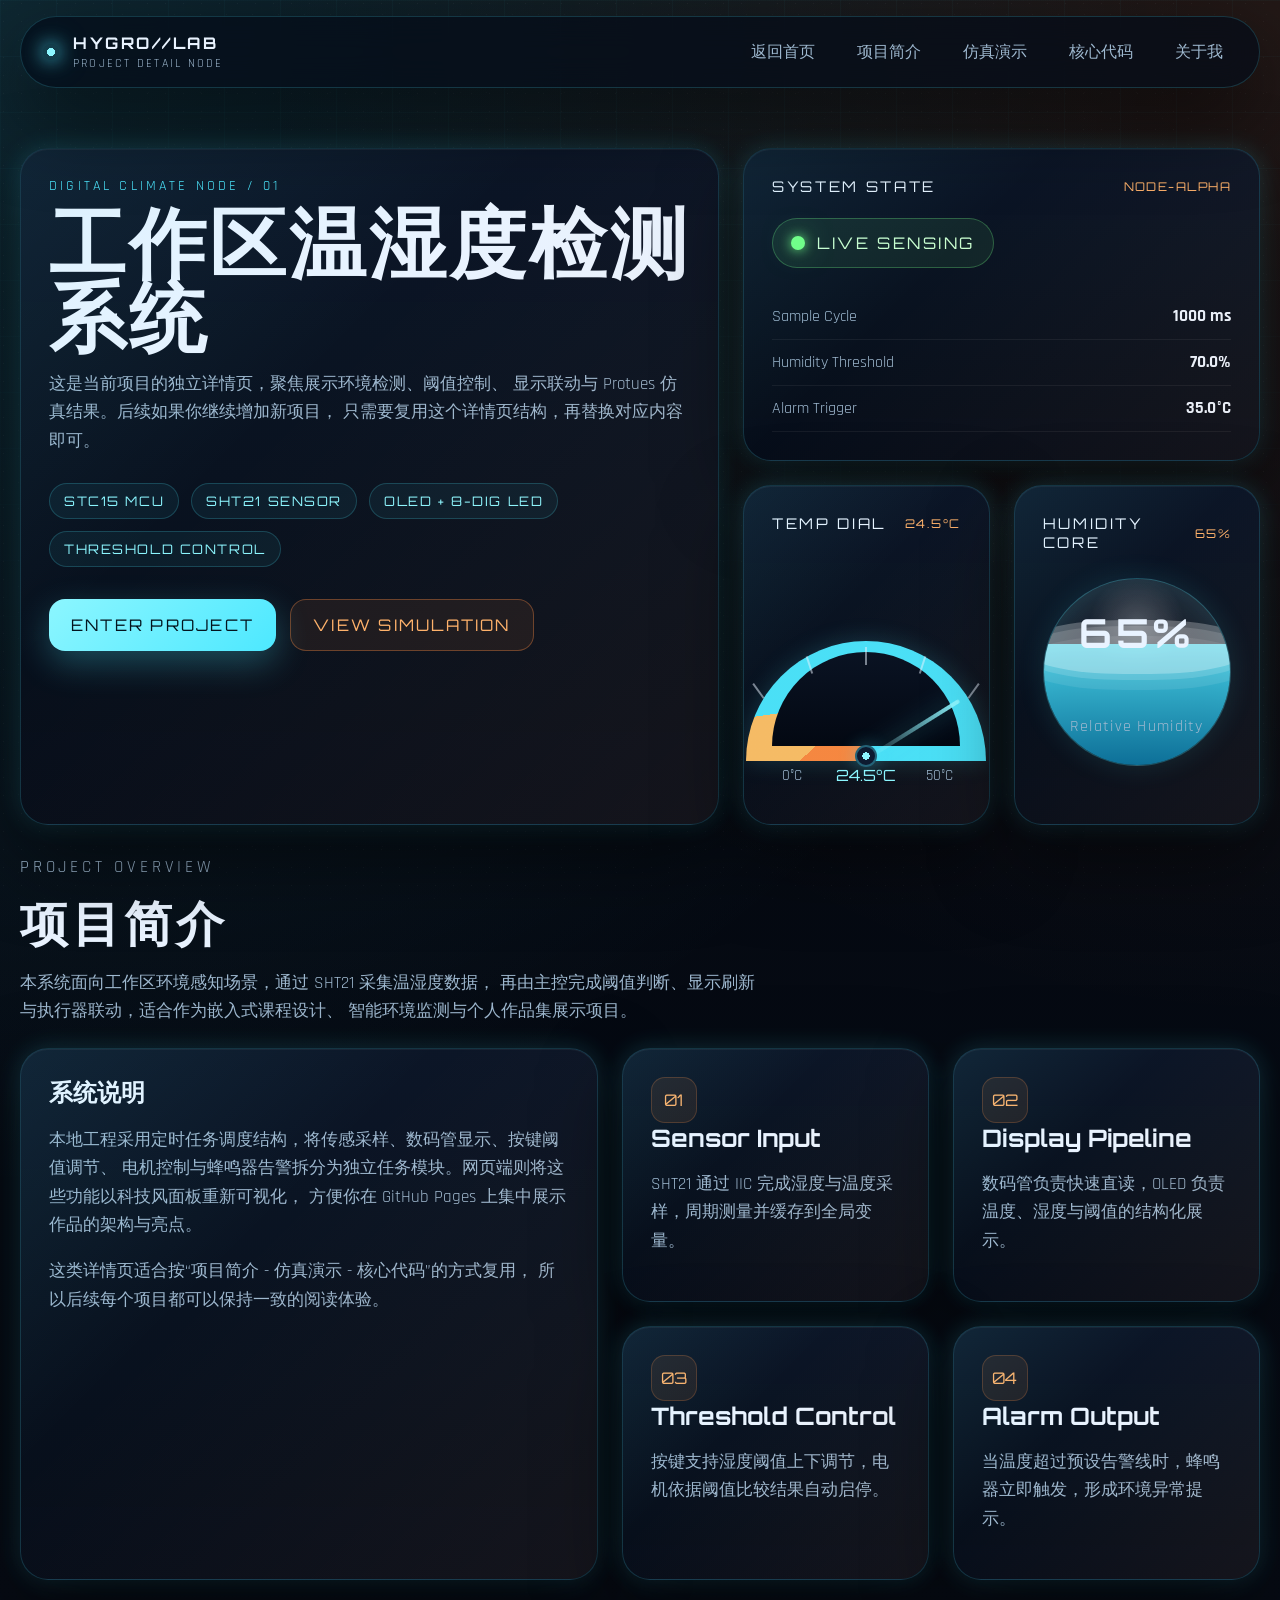
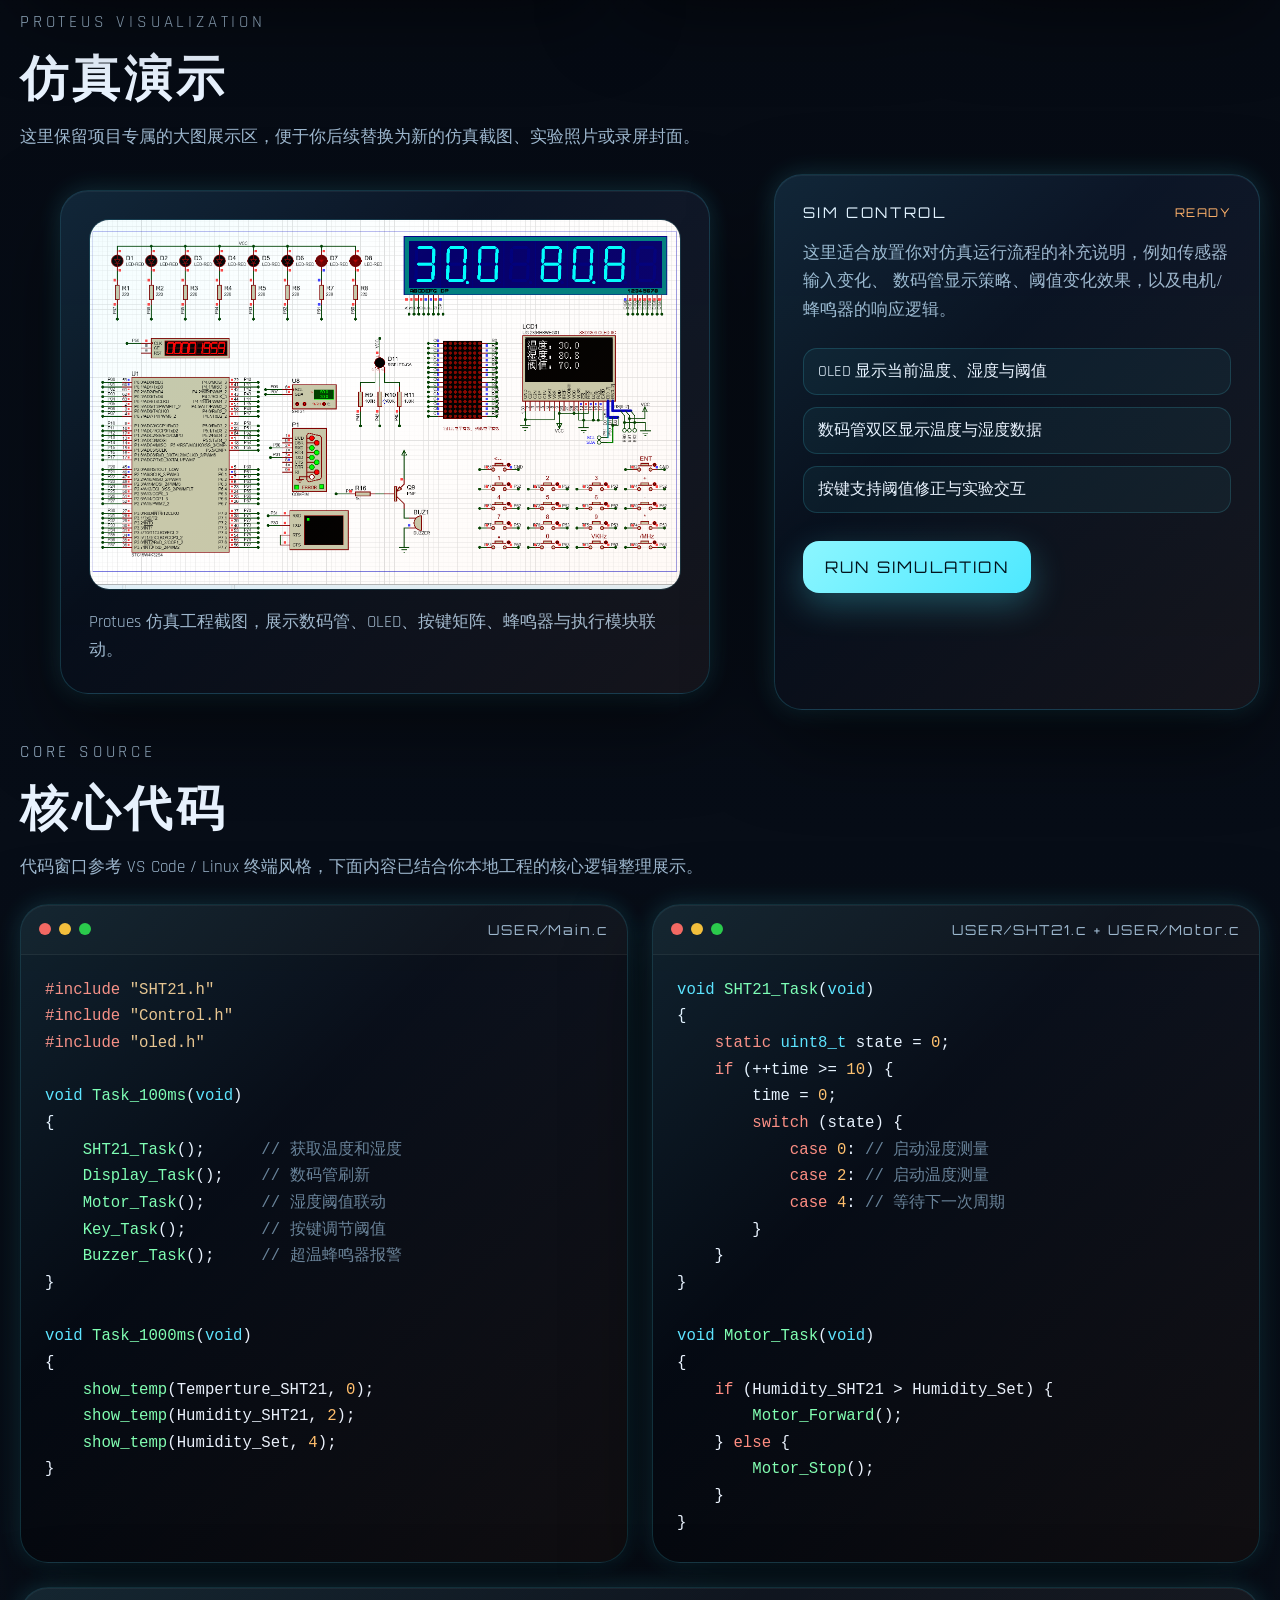
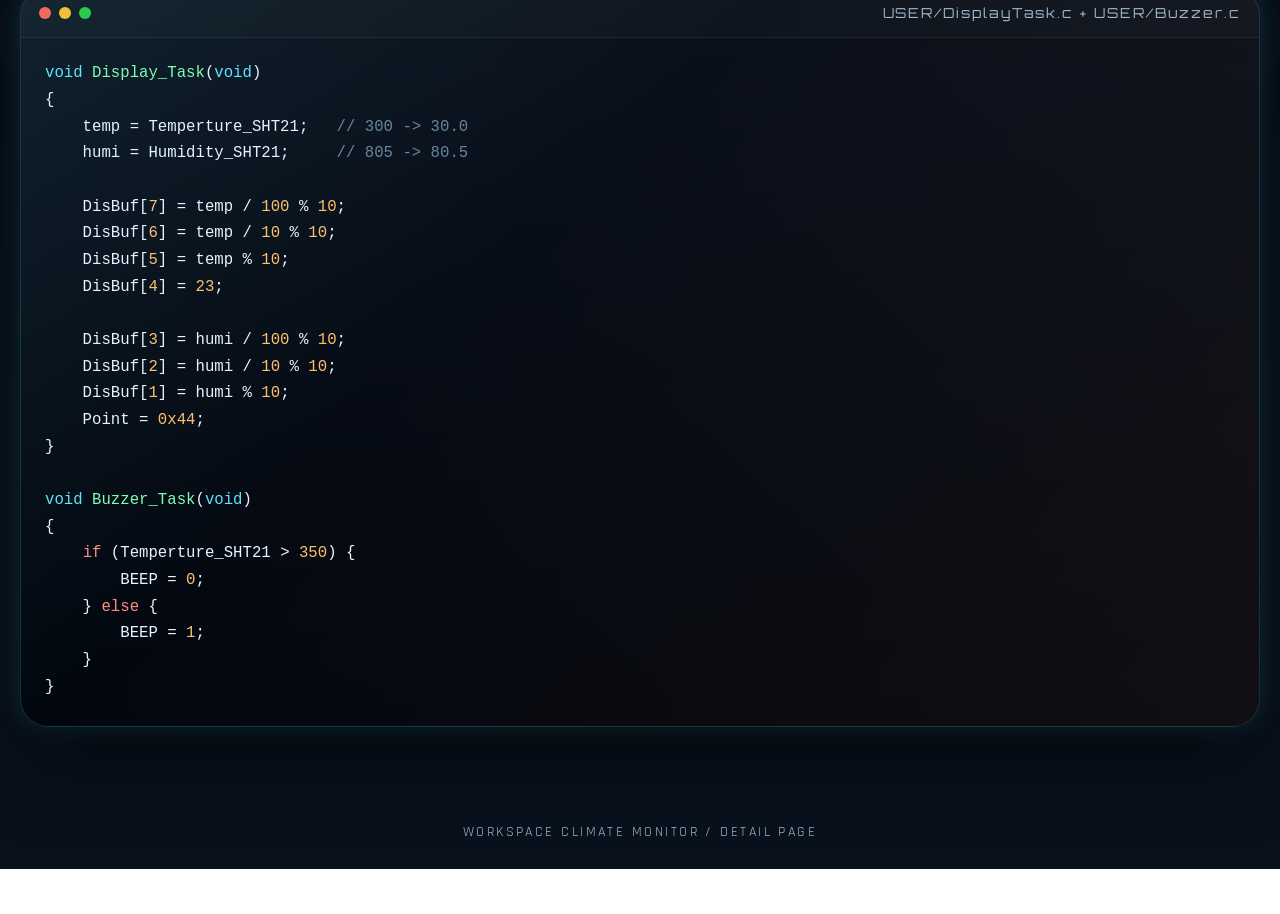
<file: project-workspace-climate.html>
<!DOCTYPE html>
<html lang="zh-CN">
<head>
    <meta charset="UTF-8">
    <meta name="viewport" content="width=device-width, initial-scale=1.0">
    <meta name="description" content="工作区温湿度检测系统项目详情页，展示项目简介、仿真演示与核心代码。">
    <title>Workspace Climate Monitor | Project Detail</title>
    <link rel="preconnect" href="https://fonts.googleapis.com">
    <link rel="preconnect" href="https://fonts.gstatic.com" crossorigin>
    <link href="https://fonts.googleapis.com/css2?family=Orbitron:wght@500;700;800&family=Rajdhani:wght@400;500;600;700&display=swap" rel="stylesheet">
    <link rel="stylesheet" href="style.css">
</head>
<body>
    <div class="page-noise"></div>
    <div class="page-grid"></div>

    <header class="site-header">
        <a class="brand" href="index.html#home">
            <span class="brand-mark"></span>
            <span class="brand-text">
                <strong>HYGRO//LAB</strong>
                <small>Project Detail Node</small>
            </span>
        </a>

        <nav class="site-nav" aria-label="项目详情导航">
            <a href="index.html#home">返回首页</a>
            <a href="#project-intro">项目简介</a>
            <a href="#simulation">仿真演示</a>
            <a href="#code-showcase">核心代码</a>
            <a href="index.html#about">关于我</a>
        </nav>
    </header>

    <main>
        <section class="hero section-shell" id="project-top">
            <div class="hero-copy panel">
                <p class="eyebrow">DIGITAL CLIMATE NODE / 01</p>
                <h1>工作区温湿度检测系统</h1>
                <p class="hero-text">
                    这是当前项目的独立详情页，聚焦展示环境检测、阈值控制、
                    显示联动与 Protues 仿真结果。后续如果你继续增加新项目，
                    只需要复用这个详情页结构，再替换对应内容即可。
                </p>

                <div class="hero-tags">
                    <span>STC15 MCU</span>
                    <span>SHT21 Sensor</span>
                    <span>OLED + 8-DIG LED</span>
                    <span>Threshold Control</span>
                </div>

                <div class="hero-actions">
                    <a class="primary-link" href="#project-intro">ENTER PROJECT</a>
                    <a class="secondary-link" href="#simulation">VIEW SIMULATION</a>
                </div>
            </div>

            <aside class="telemetry-stack">
                <div class="panel live-panel">
                    <div class="panel-head">
                        <span class="panel-title">SYSTEM STATE</span>
                        <span class="panel-code">NODE-ALPHA</span>
                    </div>

                    <div class="live-chip">
                        <span class="live-dot"></span>
                        <span>LIVE SENSING</span>
                    </div>

                    <ul class="signal-list">
                        <li><span>Sample Cycle</span><strong>1000 ms</strong></li>
                        <li><span>Humidity Threshold</span><strong>70.0%</strong></li>
                        <li><span>Alarm Trigger</span><strong>35.0°C</strong></li>
                    </ul>
                </div>

                <div class="telemetry-grid">
                    <article class="panel data-panel">
                        <div class="panel-head">
                            <span class="panel-title">TEMP DIAL</span>
                            <span class="panel-code">24.5°C</span>
                        </div>

                        <div class="gauge">
                            <div class="gauge-arc"></div>
                            <div class="gauge-cutout"></div>
                            <div class="gauge-needle"></div>
                            <div class="gauge-core"></div>

                            <div class="gauge-ticks" aria-hidden="true">
                                <span style="--tick:0"></span>
                                <span style="--tick:1"></span>
                                <span style="--tick:2"></span>
                                <span style="--tick:3"></span>
                                <span style="--tick:4"></span>
                                <span style="--tick:5"></span>
                                <span style="--tick:6"></span>
                                <span style="--tick:7"></span>
                                <span style="--tick:8"></span>
                                <span style="--tick:9"></span>
                                <span style="--tick:10"></span>
                            </div>

                            <div class="gauge-label gauge-left">0°C</div>
                            <div class="gauge-label gauge-center">24.5°C</div>
                            <div class="gauge-label gauge-right">50°C</div>
                        </div>
                    </article>

                    <article class="panel data-panel">
                        <div class="panel-head">
                            <span class="panel-title">HUMIDITY CORE</span>
                            <span class="panel-code">65%</span>
                        </div>

                        <div class="water-ball">
                            <div class="water-fill">
                                <span class="wave wave-a"></span>
                                <span class="wave wave-b"></span>
                                <span class="wave wave-c"></span>
                            </div>
                            <div class="water-content">
                                <strong>65%</strong>
                                <span>Relative Humidity</span>
                            </div>
                        </div>
                    </article>
                </div>
            </aside>
        </section>

        <section class="section-shell" id="project-intro">
            <div class="section-heading">
                <p class="eyebrow">PROJECT OVERVIEW</p>
                <h2>项目简介</h2>
                <p>
                    本系统面向工作区环境感知场景，通过 SHT21 采集温湿度数据，
                    再由主控完成阈值判断、显示刷新与执行器联动，适合作为嵌入式课程设计、
                    智能环境监测与个人作品集展示项目。
                </p>
            </div>

            <div class="intro-layout">
                <article class="panel intro-copy">
                    <h3>系统说明</h3>
                    <p>
                        本地工程采用定时任务调度结构，将传感采样、数码管显示、按键阈值调节、
                        电机控制与蜂鸣器告警拆分为独立任务模块。网页端则将这些功能以科技风面板重新可视化，
                        方便你在 GitHub Pages 上集中展示作品的架构与亮点。
                    </p>
                    <p>
                        这类详情页适合按“项目简介 - 仿真演示 - 核心代码”的方式复用，
                        所以后续每个项目都可以保持一致的阅读体验。
                    </p>
                </article>

                <div class="architecture-grid">
                    <article class="panel architecture-card">
                        <span class="architecture-id">01</span>
                        <h3>Sensor Input</h3>
                        <p>SHT21 通过 IIC 完成湿度与温度采样，周期测量并缓存到全局变量。</p>
                    </article>

                    <article class="panel architecture-card">
                        <span class="architecture-id">02</span>
                        <h3>Display Pipeline</h3>
                        <p>数码管负责快速直读，OLED 负责温度、湿度与阈值的结构化展示。</p>
                    </article>

                    <article class="panel architecture-card">
                        <span class="architecture-id">03</span>
                        <h3>Threshold Control</h3>
                        <p>按键支持湿度阈值上下调节，电机依据阈值比较结果自动启停。</p>
                    </article>

                    <article class="panel architecture-card">
                        <span class="architecture-id">04</span>
                        <h3>Alarm Output</h3>
                        <p>当温度超过预设告警线时，蜂鸣器立即触发，形成环境异常提示。</p>
                    </article>
                </div>
            </div>
        </section>

        <section class="section-shell" id="simulation">
            <div class="section-heading">
                <p class="eyebrow">PROTEUS VISUALIZATION</p>
                <h2>仿真演示</h2>
                <p>这里保留项目专属的大图展示区，便于你后续替换为新的仿真截图、实验照片或录屏封面。</p>
            </div>

            <div class="simulation-layout">
                <figure class="panel simulation-frame">
                    <img src="assets/workspace-simulation.png" alt="工作区温湿度检测系统 Protues 仿真截图">
                    <figcaption>Protues 仿真工程截图，展示数码管、OLED、按键矩阵、蜂鸣器与执行模块联动。</figcaption>
                </figure>

                <aside class="panel simulation-aside">
                    <div class="panel-head">
                        <span class="panel-title">SIM CONTROL</span>
                        <span class="panel-code">READY</span>
                    </div>

                    <p>
                        这里适合放置你对仿真运行流程的补充说明，例如传感器输入变化、
                        数码管显示策略、阈值变化效果，以及电机/蜂鸣器的响应逻辑。
                    </p>

                    <ul class="simulation-points">
                        <li>OLED 显示当前温度、湿度与阈值</li>
                        <li>数码管双区显示温度与湿度数据</li>
                        <li>按键支持阈值修正与实验交互</li>
                    </ul>

                    <a class="sim-button" href="assets/workspace-simulation.png" target="_blank" rel="noreferrer">
                        <span>RUN SIMULATION</span>
                    </a>
                </aside>
            </div>
        </section>

        <section class="section-shell" id="code-showcase">
            <div class="section-heading">
                <p class="eyebrow">CORE SOURCE</p>
                <h2>核心代码</h2>
                <p>代码窗口参考 VS Code / Linux 终端风格，下面内容已结合你本地工程的核心逻辑整理展示。</p>
            </div>

            <div class="code-grid">
                <article class="code-window">
                    <div class="window-bar">
                        <span class="window-dots">
                            <i></i><i></i><i></i>
                        </span>
                        <span class="window-title">USER/Main.c</span>
                    </div>
                    <pre><code><span class="token preprocessor">#include</span> <span class="token string">"SHT21.h"</span>
<span class="token preprocessor">#include</span> <span class="token string">"Control.h"</span>
<span class="token preprocessor">#include</span> <span class="token string">"oled.h"</span>

<span class="token type">void</span> <span class="token function">Task_100ms</span>(<span class="token type">void</span>)
{
    <span class="token function">SHT21_Task</span>();      <span class="token comment">// 获取温度和湿度</span>
    <span class="token function">Display_Task</span>();    <span class="token comment">// 数码管刷新</span>
    <span class="token function">Motor_Task</span>();      <span class="token comment">// 湿度阈值联动</span>
    <span class="token function">Key_Task</span>();        <span class="token comment">// 按键调节阈值</span>
    <span class="token function">Buzzer_Task</span>();     <span class="token comment">// 超温蜂鸣器报警</span>
}

<span class="token type">void</span> <span class="token function">Task_1000ms</span>(<span class="token type">void</span>)
{
    <span class="token function">show_temp</span>(Temperture_SHT21, <span class="token number">0</span>);
    <span class="token function">show_temp</span>(Humidity_SHT21, <span class="token number">2</span>);
    <span class="token function">show_temp</span>(Humidity_Set, <span class="token number">4</span>);
}</code></pre>
                </article>

                <article class="code-window">
                    <div class="window-bar">
                        <span class="window-dots">
                            <i></i><i></i><i></i>
                        </span>
                        <span class="window-title">USER/SHT21.c + USER/Motor.c</span>
                    </div>
                    <pre><code><span class="token type">void</span> <span class="token function">SHT21_Task</span>(<span class="token type">void</span>)
{
    <span class="token keyword">static</span> <span class="token type">uint8_t</span> state = <span class="token number">0</span>;
    <span class="token keyword">if</span> (++time &gt;= <span class="token number">10</span>) {
        time = <span class="token number">0</span>;
        <span class="token keyword">switch</span> (state) {
            <span class="token keyword">case</span> <span class="token number">0</span>: <span class="token comment">// 启动湿度测量</span>
            <span class="token keyword">case</span> <span class="token number">2</span>: <span class="token comment">// 启动温度测量</span>
            <span class="token keyword">case</span> <span class="token number">4</span>: <span class="token comment">// 等待下一次周期</span>
        }
    }
}

<span class="token type">void</span> <span class="token function">Motor_Task</span>(<span class="token type">void</span>)
{
    <span class="token keyword">if</span> (Humidity_SHT21 &gt; Humidity_Set) {
        <span class="token function">Motor_Forward</span>();
    } <span class="token keyword">else</span> {
        <span class="token function">Motor_Stop</span>();
    }
}</code></pre>
                </article>

                <article class="code-window wide">
                    <div class="window-bar">
                        <span class="window-dots">
                            <i></i><i></i><i></i>
                        </span>
                        <span class="window-title">USER/DisplayTask.c + USER/Buzzer.c</span>
                    </div>
                    <pre><code><span class="token type">void</span> <span class="token function">Display_Task</span>(<span class="token type">void</span>)
{
    temp = Temperture_SHT21;   <span class="token comment">// 300 -&gt; 30.0</span>
    humi = Humidity_SHT21;     <span class="token comment">// 805 -&gt; 80.5</span>

    DisBuf[<span class="token number">7</span>] = temp / <span class="token number">100</span> % <span class="token number">10</span>;
    DisBuf[<span class="token number">6</span>] = temp / <span class="token number">10</span> % <span class="token number">10</span>;
    DisBuf[<span class="token number">5</span>] = temp % <span class="token number">10</span>;
    DisBuf[<span class="token number">4</span>] = <span class="token number">23</span>;

    DisBuf[<span class="token number">3</span>] = humi / <span class="token number">100</span> % <span class="token number">10</span>;
    DisBuf[<span class="token number">2</span>] = humi / <span class="token number">10</span> % <span class="token number">10</span>;
    DisBuf[<span class="token number">1</span>] = humi % <span class="token number">10</span>;
    Point = <span class="token number">0x44</span>;
}

<span class="token type">void</span> <span class="token function">Buzzer_Task</span>(<span class="token type">void</span>)
{
    <span class="token keyword">if</span> (Temperture_SHT21 &gt; <span class="token number">350</span>) {
        BEEP = <span class="token number">0</span>;
    } <span class="token keyword">else</span> {
        BEEP = <span class="token number">1</span>;
    }
}</code></pre>
                </article>
            </div>
        </section>
    </main>

    <footer class="site-footer">
        <p>WORKSPACE CLIMATE MONITOR / DETAIL PAGE</p>
    </footer>
</body>
</html>
</file>
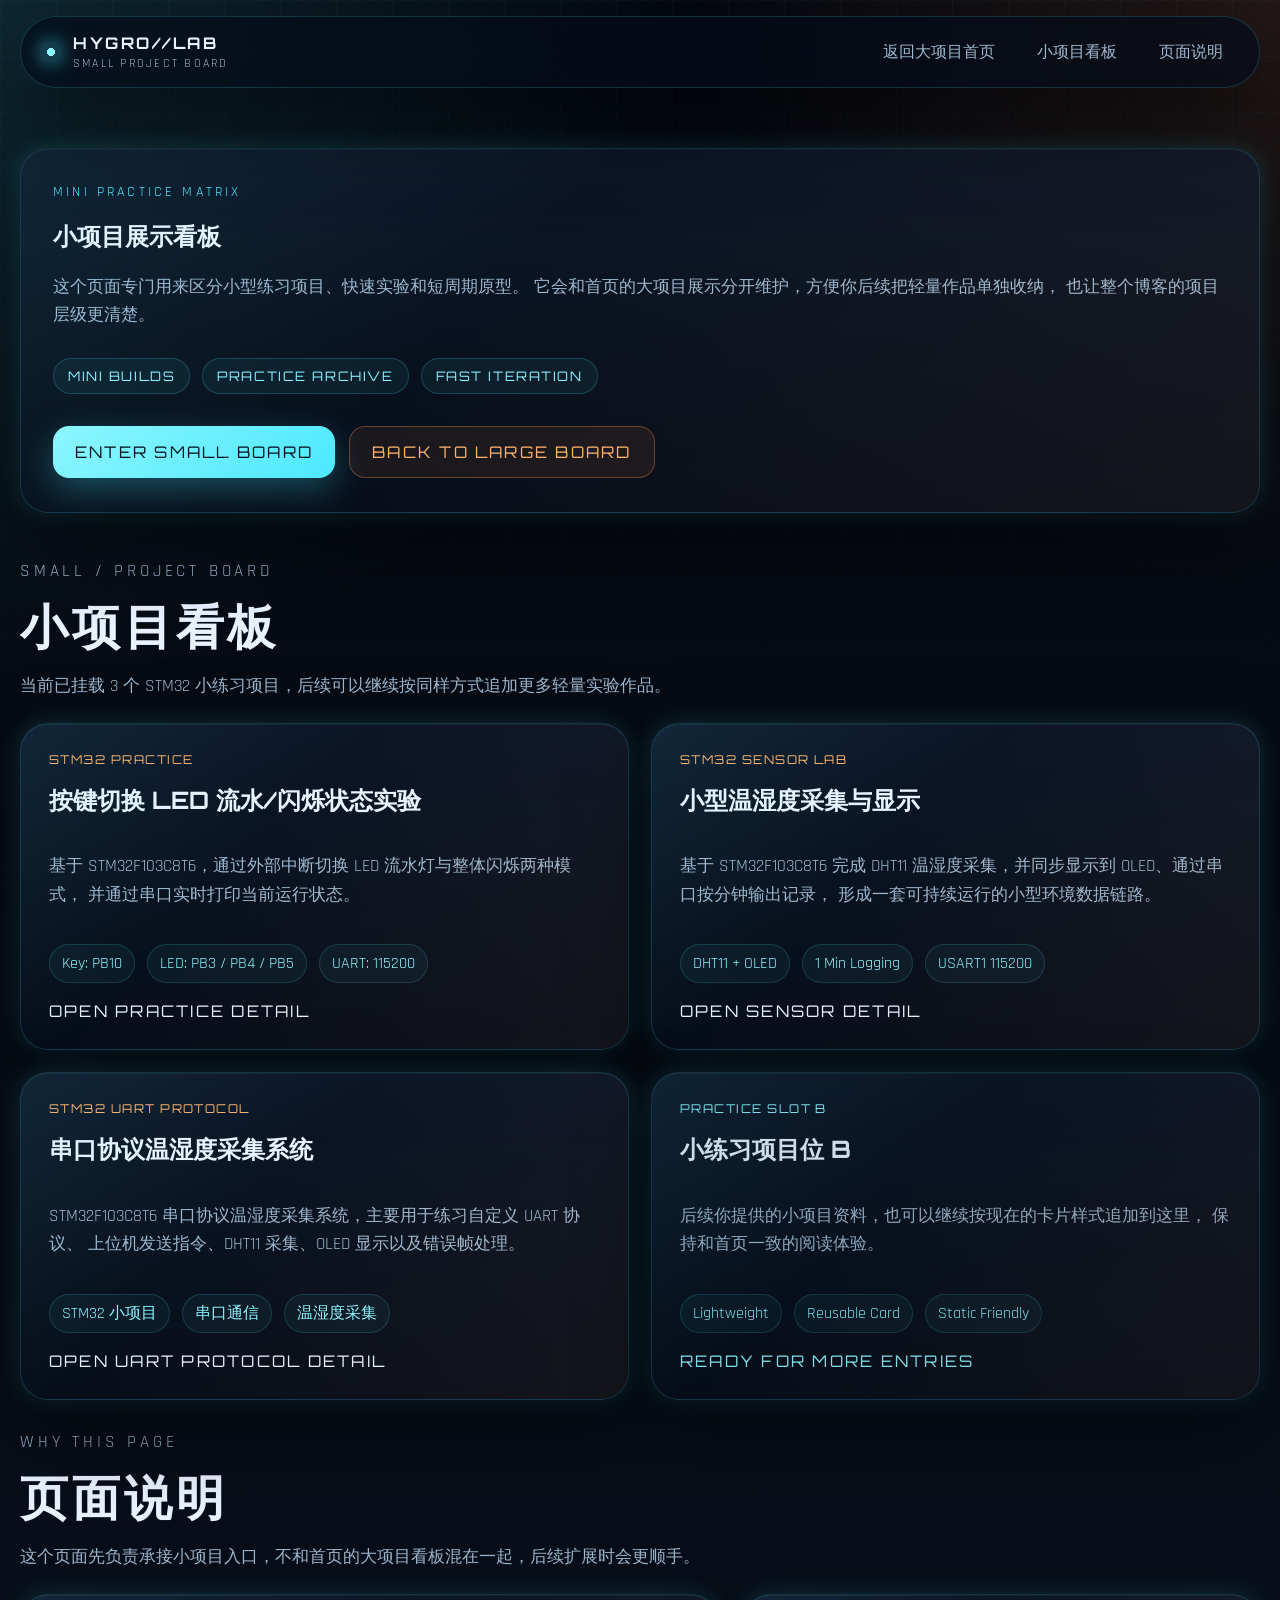
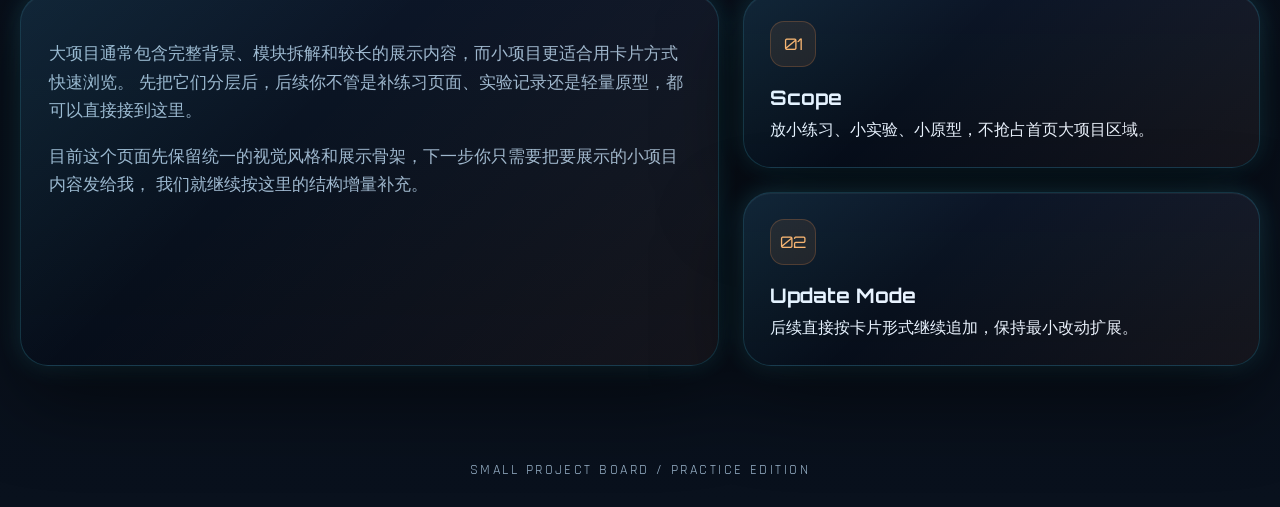
<file: small-projects.html>
<!DOCTYPE html>
<html lang="zh-CN">
<head>
    <meta charset="UTF-8">
    <meta name="viewport" content="width=device-width, initial-scale=1.0">
    <meta name="description" content="小项目展示看板，用于归档练习项目、轻量实验和快速原型。">
    <title>Personal Project Blog | Small Projects</title>
    <link rel="preconnect" href="https://fonts.googleapis.com">
    <link rel="preconnect" href="https://fonts.gstatic.com" crossorigin>
    <link href="https://fonts.googleapis.com/css2?family=Orbitron:wght@500;700;800&family=Rajdhani:wght@400;500;600;700&display=swap" rel="stylesheet">
    <link rel="stylesheet" href="style.css">
</head>
<body>
    <div class="page-noise"></div>
    <div class="page-grid"></div>

    <header class="site-header">
        <a class="brand" href="index.html#home">
            <span class="brand-mark"></span>
            <span class="brand-text">
                <strong>HYGRO//LAB</strong>
                <small>Small Project Board</small>
            </span>
        </a>

        <nav class="site-nav" aria-label="小项目导航">
            <a href="index.html#home">返回大项目首页</a>
            <a href="#small-projects-board">小项目看板</a>
            <a href="#about-small">页面说明</a>
        </nav>
    </header>

    <main>
        <section class="home-hero section-shell" id="small-home">
            <div class="panel home-hero-panel">
                <p class="eyebrow">MINI PRACTICE MATRIX</p>
                <h1>小项目展示看板</h1>
                <p class="hero-text">
                    这个页面专门用来区分小型练习项目、快速实验和短周期原型。
                    它会和首页的大项目展示分开维护，方便你后续把轻量作品单独收纳，
                    也让整个博客的项目层级更清楚。
                </p>

                <div class="hero-tags">
                    <span>Mini Builds</span>
                    <span>Practice Archive</span>
                    <span>Fast Iteration</span>
                </div>

                <div class="hero-actions">
                    <a class="primary-link" href="#small-projects-board">ENTER SMALL BOARD</a>
                    <a class="secondary-link" href="index.html#large-projects">BACK TO LARGE BOARD</a>
                </div>
            </div>
        </section>

        <section class="section-shell board-section" id="small-projects-board">
            <div class="section-heading">
                <p class="eyebrow">SMALL / PROJECT BOARD</p>
                <h2>小项目看板</h2>
                <p>当前已挂载 3 个 STM32 小练习项目，后续可以继续按同样方式追加更多轻量实验作品。</p>
            </div>

            <div class="project-board multi-board">
                <a class="project-card" href="project-stm32f103-led-mode-switch.html">
                    <span class="card-badge">STM32 PRACTICE</span>
                    <h3>按键切换 LED 流水/闪烁状态实验</h3>
                    <p>
                        基于 STM32F103C8T6，通过外部中断切换 LED 流水灯与整体闪烁两种模式，
                        并通过串口实时打印当前运行状态。
                    </p>

                    <ul class="card-meta">
                        <li>Key: PB10</li>
                        <li>LED: PB3 / PB4 / PB5</li>
                        <li>UART: 115200</li>
                    </ul>

                    <span class="card-link">OPEN PRACTICE DETAIL</span>
                </a>

                <a class="project-card" href="project-stm32f103-dht11-oled-uart.html">
                    <span class="card-badge">STM32 SENSOR LAB</span>
                    <h3>小型温湿度采集与显示</h3>
                    <p>
                        基于 STM32F103C8T6 完成 DHT11 温湿度采集，并同步显示到 OLED、通过串口按分钟输出记录，
                        形成一套可持续运行的小型环境数据链路。
                    </p>

                    <ul class="card-meta">
                        <li>DHT11 + OLED</li>
                        <li>1 Min Logging</li>
                        <li>USART1 115200</li>
                    </ul>

                    <span class="card-link">OPEN SENSOR DETAIL</span>
                </a>

                <a class="project-card" href="project-stm32f103-uart-dht11-oled.html">
                    <span class="card-badge">STM32 UART PROTOCOL</span>
                    <h3>串口协议温湿度采集系统</h3>
                    <p>
                        STM32F103C8T6 串口协议温湿度采集系统，主要用于练习自定义 UART 协议、
                        上位机发送指令、DHT11 采集、OLED 显示以及错误帧处理。
                    </p>

                    <ul class="card-meta">
                        <li>STM32 小项目</li>
                        <li>串口通信</li>
                        <li>温湿度采集</li>
                    </ul>

                    <span class="card-link">OPEN UART PROTOCOL DETAIL</span>
                </a>

                <article class="project-card project-card-placeholder">
                    <span class="card-badge">PRACTICE SLOT B</span>
                    <h3>小练习项目位 B</h3>
                    <p>
                        后续你提供的小项目资料，也可以继续按现在的卡片样式追加到这里，
                        保持和首页一致的阅读体验。
                    </p>

                    <ul class="card-meta">
                        <li>Lightweight</li>
                        <li>Reusable Card</li>
                        <li>Static Friendly</li>
                    </ul>

                    <span class="card-link">READY FOR MORE ENTRIES</span>
                </article>
            </div>
        </section>

        <section class="section-shell" id="about-small">
            <div class="section-heading">
                <p class="eyebrow">WHY THIS PAGE</p>
                <h2>页面说明</h2>
                <p>这个页面先负责承接小项目入口，不和首页的大项目看板混在一起，后续扩展时会更顺手。</p>
            </div>

            <div class="about-layout">
                <article class="about-card panel">
                    <p>
                        大项目通常包含完整背景、模块拆解和较长的展示内容，而小项目更适合用卡片方式快速浏览。
                        先把它们分层后，后续你不管是补练习页面、实验记录还是轻量原型，都可以直接接到这里。
                    </p>
                    <p>
                        目前这个页面先保留统一的视觉风格和展示骨架，下一步你只需要把要展示的小项目内容发给我，
                        我们就继续按这里的结构增量补充。
                    </p>
                </article>

                <div class="about-side-grid">
                    <article class="panel mini-info-card">
                        <span class="architecture-id">01</span>
                        <h3>Scope</h3>
                        <p>放小练习、小实验、小原型，不抢占首页大项目区域。</p>
                    </article>

                    <article class="panel mini-info-card">
                        <span class="architecture-id">02</span>
                        <h3>Update Mode</h3>
                        <p>后续直接按卡片形式继续追加，保持最小改动扩展。</p>
                    </article>
                </div>
            </div>
        </section>
    </main>

    <footer class="site-footer">
        <p>SMALL PROJECT BOARD / PRACTICE EDITION</p>
    </footer>
</body>
</html>
</file>
<file: style.css>
:root {
    --bg: #060b14;
    --bg-soft: #0b1220;
    --panel: rgba(8, 17, 31, 0.82);
    --panel-strong: rgba(6, 13, 25, 0.94);
    --line: rgba(86, 233, 255, 0.18);
    --line-strong: rgba(86, 233, 255, 0.45);
    --cyan: #4de8ff;
    --cyan-strong: #8cf6ff;
    --orange: #ff8c42;
    --orange-soft: #ffb26b;
    --green: #72ff85;
    --text: #e9f3ff;
    --muted: #9eb8cf;
    --danger: #ff6178;
    --shadow-lg: 0 32px 80px rgba(0, 0, 0, 0.5);
    --shadow-cyan: 0 0 24px rgba(77, 232, 255, 0.18);
    --radius-lg: 28px;
    --radius-md: 22px;
    --radius-sm: 16px;
    --max-width: 1240px;
}

* {
    box-sizing: border-box;
}

html {
    scroll-behavior: smooth;
    scroll-padding-top: 96px;
}

body {
    margin: 0;
    color: var(--text);
    font-family: "Rajdhani", sans-serif;
    background:
        radial-gradient(circle at top left, rgba(77, 232, 255, 0.14), transparent 28%),
        radial-gradient(circle at top right, rgba(255, 140, 66, 0.12), transparent 24%),
        linear-gradient(180deg, #040810 0%, #060b14 40%, #09111d 100%);
    min-height: 100vh;
    overflow-x: hidden;
}

img {
    display: block;
    width: 100%;
}

a {
    color: inherit;
    text-decoration: none;
}

.hero-text code,
.section-heading code,
.intro-copy code,
.architecture-card code,
.simulation-aside code,
.about-card code,
.mini-info-card code,
.project-card code {
    padding: 0.08em 0.45em;
    border-radius: 8px;
    border: 1px solid rgba(77, 232, 255, 0.2);
    background: rgba(77, 232, 255, 0.08);
    color: var(--cyan-strong);
    font-family: Consolas, "Courier New", monospace;
    font-size: 0.92em;
}

.page-noise,
.page-grid {
    position: fixed;
    inset: 0;
    pointer-events: none;
    z-index: -2;
}

.page-noise {
    opacity: 0.05;
    background-image:
        radial-gradient(circle at 20% 20%, rgba(255, 255, 255, 0.8) 0 0.5px, transparent 0.6px),
        radial-gradient(circle at 70% 55%, rgba(255, 255, 255, 0.5) 0 0.5px, transparent 0.6px);
    background-size: 18px 18px, 26px 26px;
}

.page-grid {
    z-index: -1;
    background-image:
        linear-gradient(rgba(77, 232, 255, 0.06) 1px, transparent 1px),
        linear-gradient(90deg, rgba(77, 232, 255, 0.06) 1px, transparent 1px);
    background-size: 56px 56px;
    mask-image: linear-gradient(180deg, rgba(0, 0, 0, 0.55), transparent 92%);
}

.site-header {
    position: sticky;
    top: 0;
    z-index: 10;
    width: min(calc(100% - 32px), var(--max-width));
    margin: 16px auto 0;
    padding: 16px 22px;
    border: 1px solid var(--line);
    border-radius: 999px;
    background: rgba(5, 12, 24, 0.72);
    backdrop-filter: blur(16px);
    box-shadow: var(--shadow-lg);
    display: flex;
    align-items: center;
    justify-content: space-between;
    gap: 20px;
}

.brand {
    display: inline-flex;
    align-items: center;
    gap: 14px;
    min-width: 0;
}

.brand-mark {
    width: 16px;
    aspect-ratio: 1;
    border-radius: 50%;
    background: radial-gradient(circle, var(--cyan-strong) 0 35%, rgba(77, 232, 255, 0.2) 36% 100%);
    box-shadow:
        0 0 18px rgba(77, 232, 255, 0.8),
        0 0 32px rgba(77, 232, 255, 0.35);
}

.brand-text {
    display: grid;
    gap: 2px;
}

.brand-text strong,
.section-heading h2,
.hero-copy h1,
.project-card h3,
.architecture-card h3,
.intro-copy h3 {
    font-family: "Orbitron", sans-serif;
}

.brand-text strong {
    font-size: 1rem;
    letter-spacing: 0.16em;
}

.brand-text small {
    color: var(--muted);
    font-size: 0.78rem;
    letter-spacing: 0.18em;
    text-transform: uppercase;
}

.site-nav {
    display: flex;
    align-items: center;
    justify-content: flex-end;
    flex-wrap: wrap;
    gap: 14px;
}

.site-nav a {
    color: var(--muted);
    font-size: 0.97rem;
    padding: 8px 14px;
    border-radius: 999px;
    transition: 180ms ease;
}

.site-nav a:hover,
.site-nav a:focus-visible {
    color: var(--text);
    background: rgba(77, 232, 255, 0.08);
    box-shadow: inset 0 0 0 1px rgba(77, 232, 255, 0.18);
}

main {
    width: min(calc(100% - 32px), var(--max-width));
    margin: 0 auto;
    padding: 32px 0 72px;
}

.section-shell {
    margin-top: 28px;
}

.panel,
.project-card,
.code-window {
    position: relative;
    overflow: hidden;
    border: 1px solid var(--line);
    border-radius: var(--radius-lg);
    background:
        linear-gradient(180deg, rgba(12, 23, 40, 0.9), rgba(6, 13, 25, 0.86)),
        rgba(8, 17, 31, 0.86);
    box-shadow: var(--shadow-lg), var(--shadow-cyan), inset 0 1px 0 rgba(255, 255, 255, 0.05);
}

.panel::before,
.project-card::before,
.code-window::before {
    content: "";
    position: absolute;
    inset: 0;
    background: linear-gradient(135deg, rgba(77, 232, 255, 0.08), transparent 38%, rgba(255, 140, 66, 0.06));
    pointer-events: none;
}

.hero {
    display: grid;
    grid-template-columns: minmax(0, 1.15fr) minmax(340px, 0.85fr);
    gap: 24px;
    align-items: stretch;
}

.home-hero {
    display: block;
}

.home-hero-panel {
    padding: 34px 32px;
}

.hero-copy,
.live-panel,
.data-panel,
.intro-copy,
.architecture-card,
.simulation-frame,
.simulation-aside,
.about-card {
    padding: 28px;
}

.eyebrow {
    margin: 0 0 10px;
    color: var(--cyan);
    font-size: 0.9rem;
    letter-spacing: 0.22em;
    text-transform: uppercase;
}

.hero-copy h1 {
    margin: 0;
    font-size: clamp(2.8rem, 6vw, 4.8rem);
    line-height: 0.96;
    letter-spacing: 0.04em;
}

.hero-text,
.section-heading p,
.intro-copy p,
.architecture-card p,
.simulation-aside p,
.about-card p,
.project-card p,
.simulation-frame figcaption {
    color: var(--muted);
    font-size: 1.08rem;
    line-height: 1.65;
}

.hero-tags {
    display: flex;
    flex-wrap: wrap;
    gap: 12px;
    margin-top: 28px;
}

.hero-tags span,
.card-badge,
.panel-code {
    font-family: "Orbitron", sans-serif;
    letter-spacing: 0.12em;
    text-transform: uppercase;
}

.hero-tags span {
    padding: 9px 14px;
    border: 1px solid rgba(77, 232, 255, 0.2);
    border-radius: 999px;
    background: rgba(77, 232, 255, 0.06);
    color: var(--cyan-strong);
    font-size: 0.82rem;
}

.hero-actions {
    display: flex;
    flex-wrap: wrap;
    gap: 14px;
    margin-top: 32px;
}

.primary-link,
.secondary-link,
.sim-button {
    position: relative;
    display: inline-flex;
    align-items: center;
    justify-content: center;
    gap: 10px;
    min-height: 52px;
    padding: 0 22px;
    border-radius: 16px;
    font-family: "Orbitron", sans-serif;
    letter-spacing: 0.14em;
    text-transform: uppercase;
    transition: transform 180ms ease, box-shadow 180ms ease, border-color 180ms ease;
}

.primary-link,
.sim-button {
    color: #03141e;
    background: linear-gradient(135deg, var(--cyan-strong), var(--cyan));
    box-shadow: 0 12px 34px rgba(77, 232, 255, 0.28);
}

.secondary-link {
    border: 1px solid rgba(255, 140, 66, 0.35);
    background: rgba(255, 140, 66, 0.08);
    color: var(--orange-soft);
}

.primary-link:hover,
.primary-link:focus-visible,
.secondary-link:hover,
.secondary-link:focus-visible,
.sim-button:hover,
.sim-button:focus-visible {
    transform: translateY(-2px);
}

.sim-button::before {
    content: "";
    position: absolute;
    inset: 1px;
    border-radius: inherit;
    background: linear-gradient(90deg, transparent, rgba(255, 255, 255, 0.55), transparent);
    transform: translateX(-120%);
    animation: scan-button 3s linear infinite;
}

.sim-button:active {
    transform: translateY(1px) scale(0.98);
    box-shadow:
        0 0 0 1px rgba(77, 232, 255, 0.65),
        0 0 32px rgba(77, 232, 255, 0.48),
        0 0 56px rgba(77, 232, 255, 0.22);
}

.sim-button span {
    position: relative;
    z-index: 1;
}

.telemetry-stack {
    display: grid;
    gap: 24px;
}

.live-panel {
    min-height: 200px;
}

.panel-head,
.signal-list li,
.window-bar {
    display: flex;
    align-items: center;
    justify-content: space-between;
    gap: 16px;
}

.panel-title {
    font-family: "Orbitron", sans-serif;
    font-size: 0.92rem;
    letter-spacing: 0.18em;
    color: var(--text);
}

.panel-code {
    color: var(--orange-soft);
    font-size: 0.75rem;
}

.live-chip {
    display: inline-flex;
    align-items: center;
    gap: 12px;
    margin-top: 22px;
    padding: 14px 18px;
    border-radius: 999px;
    border: 1px solid rgba(114, 255, 133, 0.28);
    background: rgba(114, 255, 133, 0.08);
    color: #caffd0;
    font-family: "Orbitron", sans-serif;
    letter-spacing: 0.16em;
}

.live-dot {
    width: 14px;
    aspect-ratio: 1;
    border-radius: 50%;
    background: var(--green);
    box-shadow:
        0 0 12px rgba(114, 255, 133, 0.9),
        0 0 28px rgba(114, 255, 133, 0.5);
    animation: pulse-live 1.8s ease-in-out infinite;
}

.signal-list {
    list-style: none;
    padding: 0;
    margin: 26px 0 0;
}

.signal-list li {
    padding: 12px 0;
    border-bottom: 1px solid rgba(255, 255, 255, 0.06);
    color: var(--muted);
    font-size: 1rem;
}

.signal-list strong {
    color: var(--text);
    font-size: 1.04rem;
}

.telemetry-grid {
    display: grid;
    grid-template-columns: repeat(2, minmax(0, 1fr));
    gap: 24px;
}

.data-panel {
    min-height: 340px;
}

.gauge {
    position: relative;
    margin-top: 22px;
    height: 230px;
}

.gauge-arc,
.gauge-cutout {
    position: absolute;
    left: 50%;
    transform: translateX(-50%);
    border-radius: 999px 999px 0 0;
}

.gauge-arc {
    bottom: 24px;
    width: 240px;
    height: 120px;
    background:
        conic-gradient(from 180deg,
        rgba(255, 140, 66, 0.96) 0deg 48deg,
        rgba(255, 194, 104, 0.96) 48deg 82deg,
        rgba(77, 232, 255, 0.96) 82deg 180deg);
    box-shadow: 0 0 24px rgba(77, 232, 255, 0.18);
}

.gauge-cutout {
    bottom: 39px;
    width: 188px;
    height: 94px;
    background: linear-gradient(180deg, #0a1323, #030812);
}

.gauge-needle {
    position: absolute;
    left: 50%;
    bottom: 24px;
    width: 110px;
    height: 4px;
    border-radius: 999px;
    background: linear-gradient(90deg, rgba(255, 255, 255, 0.04), var(--cyan-strong));
    transform-origin: 0 50%;
    transform: rotate(-180deg);
    animation: gauge-sweep 1.6s cubic-bezier(0.2, 0.85, 0.22, 1) forwards;
    box-shadow: 0 0 22px rgba(77, 232, 255, 0.42);
}

.gauge-core {
    position: absolute;
    left: 50%;
    bottom: 18px;
    width: 22px;
    aspect-ratio: 1;
    border-radius: 50%;
    transform: translateX(-50%);
    background: radial-gradient(circle, var(--cyan-strong) 0 28%, #0d1b30 30% 100%);
    border: 2px solid rgba(77, 232, 255, 0.35);
    box-shadow: 0 0 18px rgba(77, 232, 255, 0.3);
}

.gauge-ticks span {
    position: absolute;
    left: 50%;
    bottom: 24px;
    width: 2px;
    height: 18px;
    background: rgba(233, 243, 255, 0.5);
    transform-origin: 50% 96px;
    transform:
        translateX(-50%)
        rotate(calc(-90deg + (var(--tick) * 18deg)))
        translateY(-96px);
}

.gauge-label {
    position: absolute;
    bottom: 0;
    color: var(--muted);
    font-size: 0.96rem;
}

.gauge-left {
    left: 10px;
}

.gauge-center {
    left: 50%;
    transform: translateX(-50%);
    color: var(--cyan-strong);
    font-family: "Orbitron", sans-serif;
}

.gauge-right {
    right: 8px;
}

.water-ball {
    position: relative;
    width: min(220px, 100%);
    aspect-ratio: 1;
    margin: 26px auto 0;
    border-radius: 50%;
    overflow: hidden;
    border: 1px solid rgba(77, 232, 255, 0.28);
    background:
        radial-gradient(circle at 50% 24%, rgba(255, 255, 255, 0.22), transparent 28%),
        linear-gradient(180deg, rgba(255, 255, 255, 0.08), rgba(77, 232, 255, 0.03));
    box-shadow:
        inset 0 0 30px rgba(77, 232, 255, 0.12),
        0 0 28px rgba(77, 232, 255, 0.12);
}

.water-fill {
    position: absolute;
    inset: auto 0 0;
    height: 65%;
    background: linear-gradient(180deg, rgba(77, 232, 255, 0.86), rgba(13, 118, 161, 0.92));
}

.wave {
    position: absolute;
    left: -10%;
    width: 120%;
    height: 54px;
    background: rgba(255, 255, 255, 0.35);
    border-radius: 44%;
}

.wave-a {
    top: -24px;
    opacity: 0.75;
    animation: wave-shift 5.8s linear infinite;
}

.wave-b {
    top: -18px;
    opacity: 0.4;
    animation: wave-shift 7.2s linear infinite reverse;
}

.wave-c {
    top: -8px;
    opacity: 0.24;
    animation: wave-rise 6.4s ease-in-out infinite;
}

.water-content {
    position: absolute;
    inset: 0;
    z-index: 1;
    display: grid;
    place-items: center;
    text-align: center;
}

.water-content strong {
    display: block;
    font-family: "Orbitron", sans-serif;
    font-size: 2.5rem;
    letter-spacing: 0.08em;
}

.water-content span {
    color: var(--muted);
    font-size: 1rem;
    letter-spacing: 0.08em;
}

.section-heading {
    margin-bottom: 22px;
}

.section-heading h2 {
    margin: 0;
    font-size: clamp(2rem, 4vw, 3rem);
    letter-spacing: 0.08em;
}

.section-heading p:last-child {
    max-width: 740px;
    margin: 12px 0 0;
}

.board-section {
    padding-top: 16px;
}

.project-board {
    display: grid;
    grid-template-columns: repeat(1, minmax(0, 1fr));
    gap: 22px;
}

.multi-board {
    grid-template-columns: repeat(2, minmax(0, 1fr));
}

.project-card {
    display: grid;
    gap: 18px;
    padding: 28px;
    transition: transform 180ms ease, border-color 180ms ease, box-shadow 180ms ease;
}

.project-card:hover,
.project-card:focus-visible {
    transform: translateY(-4px);
    border-color: var(--line-strong);
    box-shadow: var(--shadow-lg), 0 0 30px rgba(77, 232, 255, 0.2);
}

.project-card-placeholder {
    opacity: 0.9;
}

.project-card-placeholder .card-badge,
.project-card-placeholder .card-link {
    color: var(--cyan-strong);
}

.card-badge {
    color: var(--orange-soft);
    font-size: 0.76rem;
}

.project-card h3,
.intro-copy h3,
.architecture-card h3 {
    margin: 0;
    font-size: 1.5rem;
}

.card-meta,
.simulation-points {
    list-style: none;
    padding: 0;
    margin: 0;
}

.card-meta {
    display: flex;
    flex-wrap: wrap;
    gap: 12px;
}

.card-meta li,
.simulation-points li {
    color: var(--cyan-strong);
    border: 1px solid rgba(77, 232, 255, 0.16);
    background: rgba(77, 232, 255, 0.05);
}

.card-meta li {
    padding: 8px 12px;
    border-radius: 999px;
}

.card-link {
    color: var(--text);
    font-family: "Orbitron", sans-serif;
    letter-spacing: 0.14em;
}

.intro-layout {
    display: grid;
    grid-template-columns: minmax(0, 0.95fr) minmax(0, 1.05fr);
    gap: 24px;
}

.architecture-grid {
    display: grid;
    grid-template-columns: repeat(2, minmax(0, 1fr));
    gap: 24px;
}

.architecture-id {
    display: inline-flex;
    align-items: center;
    justify-content: center;
    width: 46px;
    aspect-ratio: 1;
    border-radius: 14px;
    font-family: "Orbitron", sans-serif;
    color: var(--orange-soft);
    background: rgba(255, 140, 66, 0.09);
    border: 1px solid rgba(255, 140, 66, 0.22);
}

.simulation-layout {
    display: grid;
    grid-template-columns: minmax(0, 1.2fr) minmax(320px, 0.8fr);
    gap: 24px;
}

.simulation-frame img {
    border-radius: 20px;
    border: 1px solid rgba(77, 232, 255, 0.14);
}

.simulation-frame video {
    display: block;
    width: 100%;
    border-radius: 20px;
    border: 1px solid rgba(77, 232, 255, 0.14);
    background: #02060d;
}

.simulation-frame figcaption {
    margin-top: 18px;
}

.simulation-points {
    margin: 24px 0 28px;
    display: grid;
    gap: 12px;
}

.simulation-points li {
    padding: 12px 14px;
    border-radius: 14px;
    color: var(--text);
}

.code-grid {
    display: grid;
    grid-template-columns: repeat(2, minmax(0, 1fr));
    gap: 24px;
}

.code-window {
    background:
        linear-gradient(180deg, rgba(11, 17, 28, 0.98), rgba(2, 7, 14, 0.96)),
        var(--panel-strong);
}

.code-window.wide {
    grid-column: 1 / -1;
}

.window-bar {
    padding: 16px 18px;
    border-bottom: 1px solid rgba(255, 255, 255, 0.06);
    background: rgba(255, 255, 255, 0.02);
}

.window-dots {
    display: inline-flex;
    gap: 8px;
}

.window-dots i {
    width: 12px;
    aspect-ratio: 1;
    border-radius: 50%;
}

.window-dots i:nth-child(1) {
    background: #ff5f57;
}

.window-dots i:nth-child(2) {
    background: #febc2e;
}

.window-dots i:nth-child(3) {
    background: #28c840;
}

.window-title {
    color: var(--muted);
    font-family: "Orbitron", sans-serif;
    font-size: 0.86rem;
    letter-spacing: 0.14em;
}

.code-window pre {
    margin: 0;
    padding: 22px 24px 26px;
    overflow-x: auto;
    font-size: 0.98rem;
    line-height: 1.7;
    color: #eaf3ff;
}

.code-window code {
    font-family: Consolas, "Courier New", monospace;
}

.token.preprocessor,
.token.keyword {
    color: #ff8d82;
}

.token.string {
    color: #ecc48d;
}

.token.type {
    color: #5de4ff;
}

.token.function {
    color: #80ffb3;
}

.token.comment {
    color: #68839a;
}

.token.number {
    color: #ffbf6d;
}

.about-card {
    max-width: 920px;
}

.about-layout {
    display: grid;
    grid-template-columns: minmax(0, 1.15fr) minmax(280px, 0.85fr);
    gap: 24px;
    align-items: stretch;
}

.about-side-grid {
    display: grid;
    gap: 24px;
}

.mini-info-card {
    padding: 26px;
}

.mini-info-card h3 {
    margin: 18px 0 10px;
    font-family: "Orbitron", sans-serif;
    font-size: 1.25rem;
}

.mini-info-card p {
    margin: 0;
}

.site-footer {
    width: min(calc(100% - 32px), var(--max-width));
    margin: 0 auto 28px;
    padding-top: 10px;
    color: var(--muted);
    text-align: center;
    letter-spacing: 0.18em;
    text-transform: uppercase;
    font-size: 0.85rem;
}

@keyframes gauge-sweep {
    0% {
        transform: rotate(-180deg);
    }
    70% {
        transform: rotate(-18deg);
    }
    100% {
        transform: rotate(-32deg);
    }
}

@keyframes wave-shift {
    0% {
        transform: translateX(0) translateY(0);
    }
    50% {
        transform: translateX(-12%) translateY(4px);
    }
    100% {
        transform: translateX(0) translateY(0);
    }
}

@keyframes wave-rise {
    0%,
    100% {
        transform: translateX(-4%) translateY(0);
    }
    50% {
        transform: translateX(-10%) translateY(6px);
    }
}

@keyframes pulse-live {
    0%,
    100% {
        opacity: 0.85;
        transform: scale(1);
    }
    50% {
        opacity: 1;
        transform: scale(1.08);
    }
}

@keyframes scan-button {
    0% {
        transform: translateX(-120%);
    }
    55%,
    100% {
        transform: translateX(120%);
    }
}

@media (max-width: 1100px) {
    .site-header {
        border-radius: 28px;
        align-items: flex-start;
        flex-direction: column;
    }

    .site-nav {
        justify-content: flex-start;
    }

    .hero,
    .intro-layout,
    .about-layout,
    .simulation-layout,
    .code-grid {
        grid-template-columns: 1fr;
    }

    .code-window.wide {
        grid-column: auto;
    }
}

@media (max-width: 820px) {
    main,
    .site-header,
    .site-footer {
        width: min(calc(100% - 20px), var(--max-width));
    }

    .hero-copy,
    .live-panel,
    .data-panel,
    .intro-copy,
    .architecture-card,
    .simulation-frame,
    .simulation-aside,
    .about-card {
        padding: 22px;
    }

    .telemetry-grid,
    .architecture-grid,
    .multi-board {
        grid-template-columns: 1fr;
    }

    .hero-copy h1 {
        font-size: clamp(2.2rem, 12vw, 3.6rem);
    }

    .gauge {
        height: 212px;
    }
}

@media (max-width: 560px) {
    .site-nav {
        gap: 8px;
    }

    .site-nav a {
        padding: 8px 10px;
        font-size: 0.9rem;
    }

    .hero-actions {
        flex-direction: column;
    }

    .primary-link,
    .secondary-link,
    .sim-button {
        width: 100%;
    }

    .gauge-arc {
        width: 220px;
        height: 110px;
    }

    .gauge-cutout {
        width: 176px;
        height: 88px;
    }

    .gauge-needle {
        width: 100px;
    }
}

@media (prefers-reduced-motion: reduce) {
    html {
        scroll-behavior: auto;
    }

    *,
    *::before,
    *::after {
        animation-duration: 0.01ms !important;
        animation-iteration-count: 1 !important;
        transition-duration: 0.01ms !important;
    }
}
</file>
